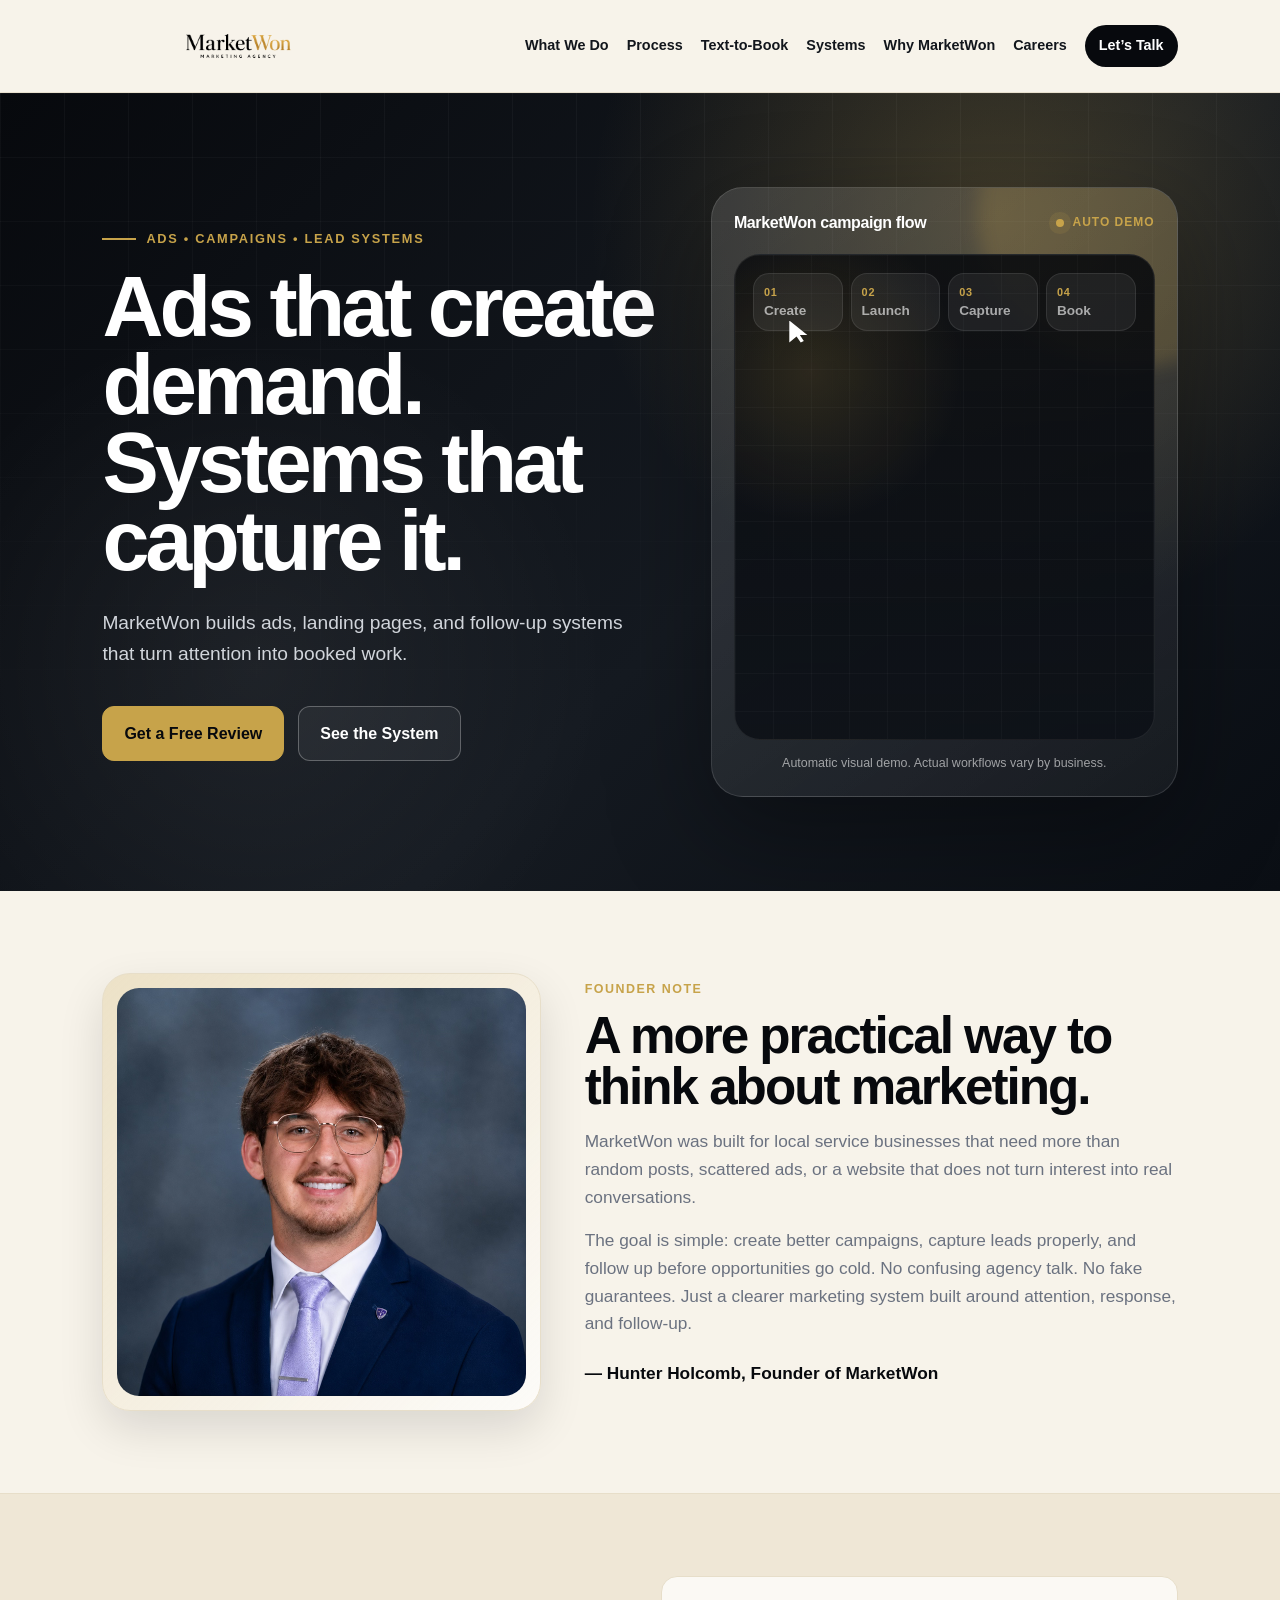
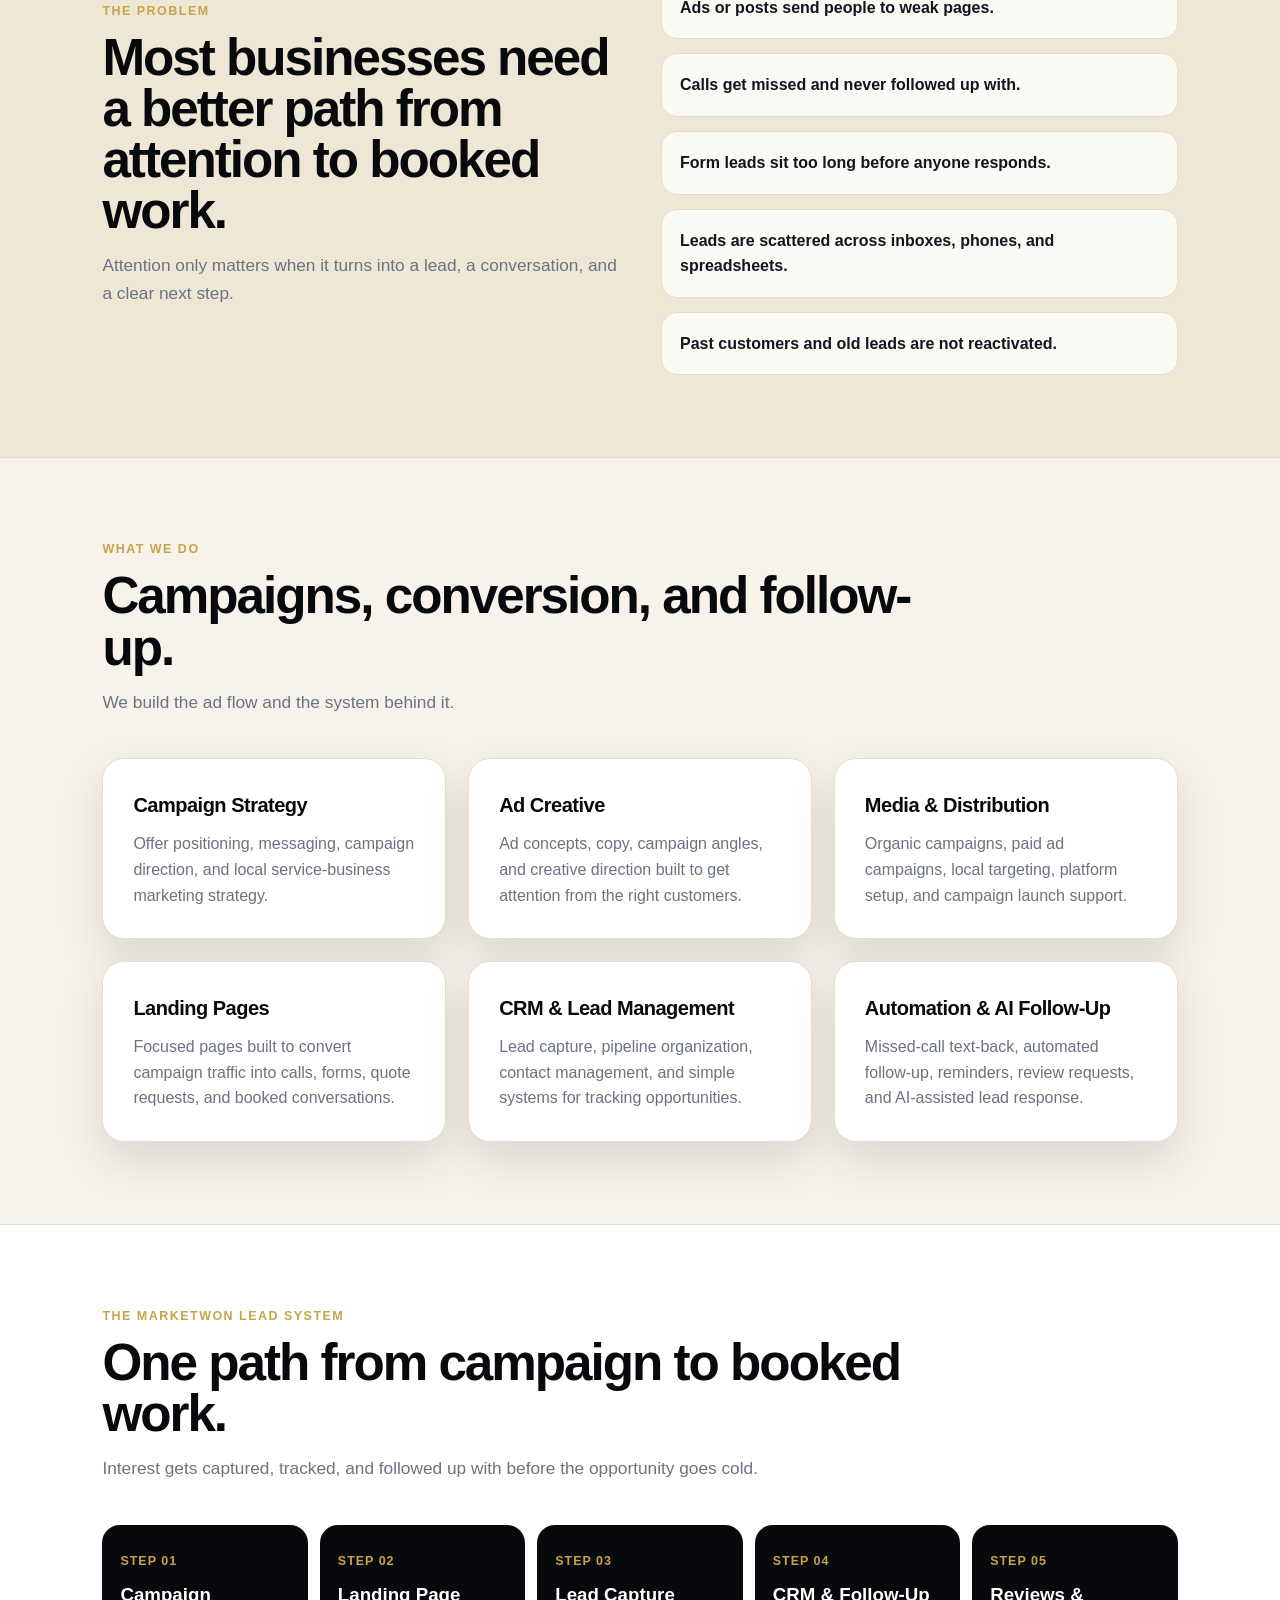
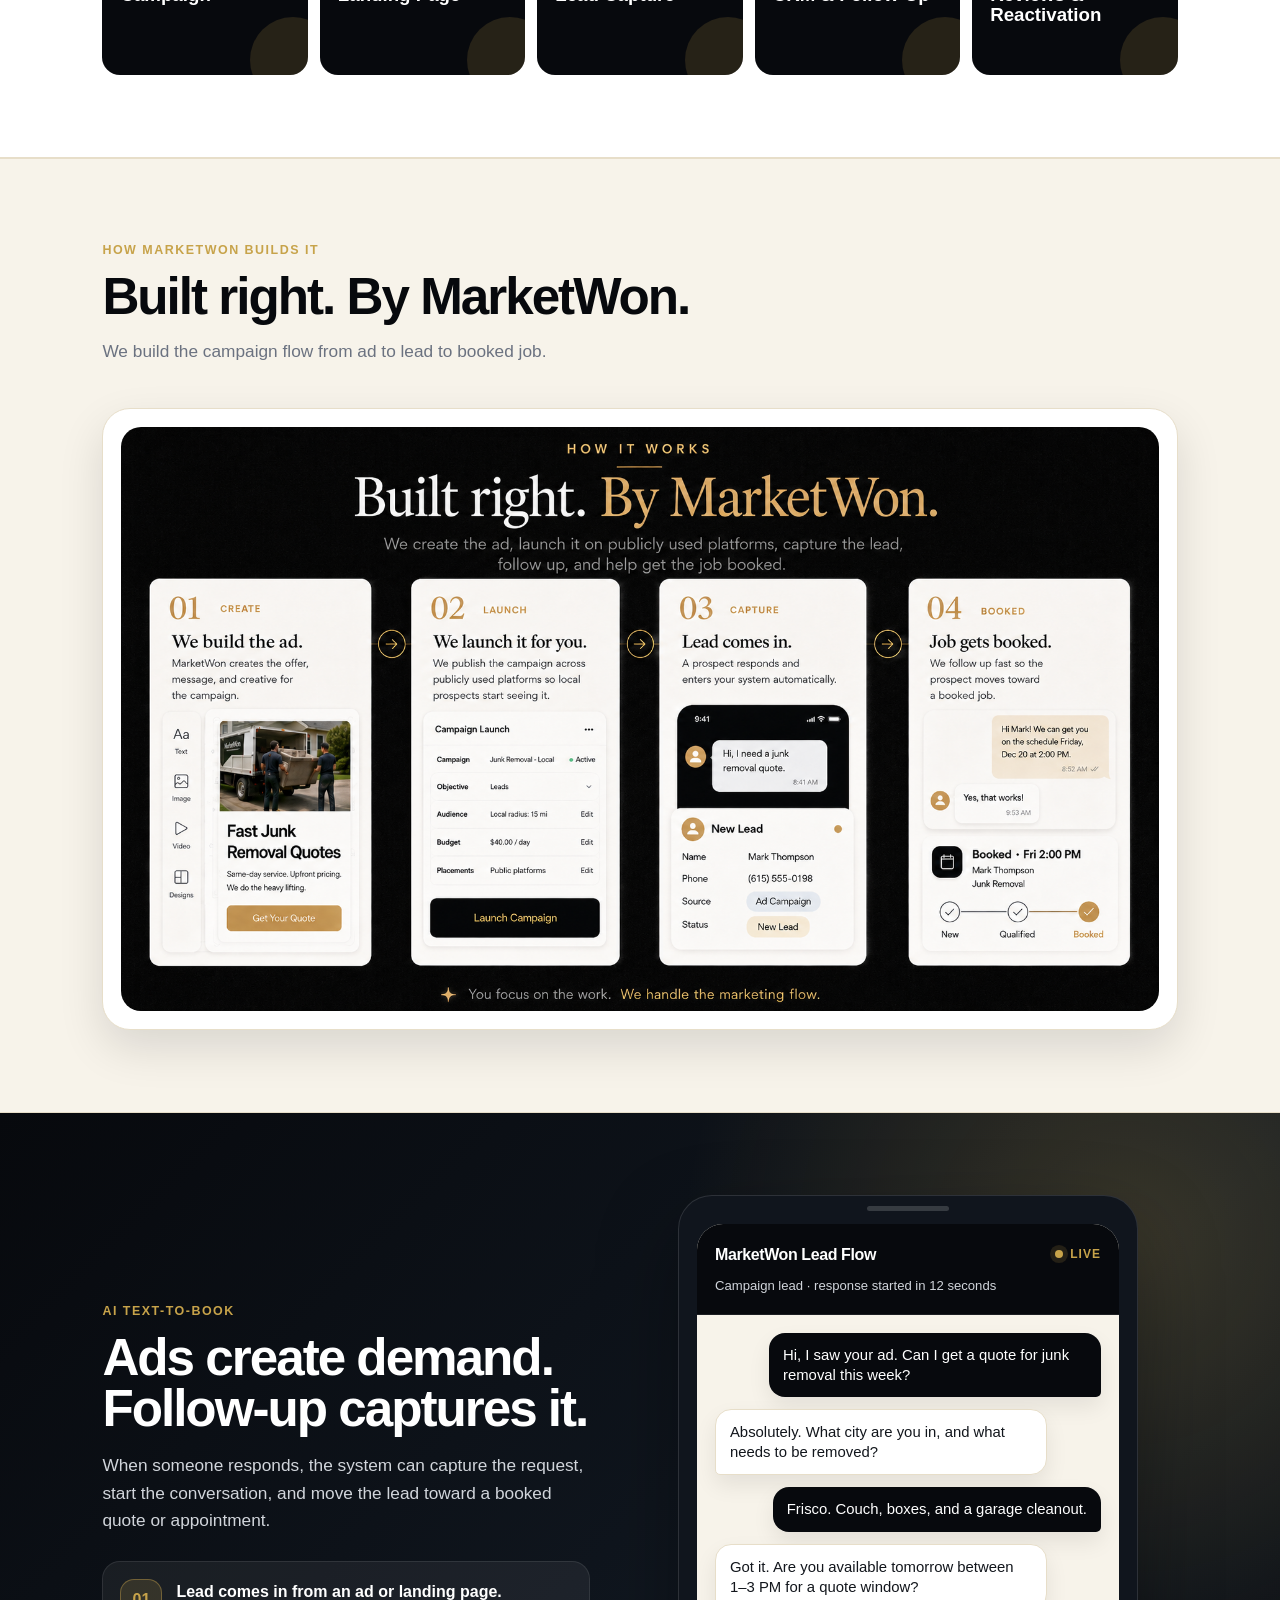
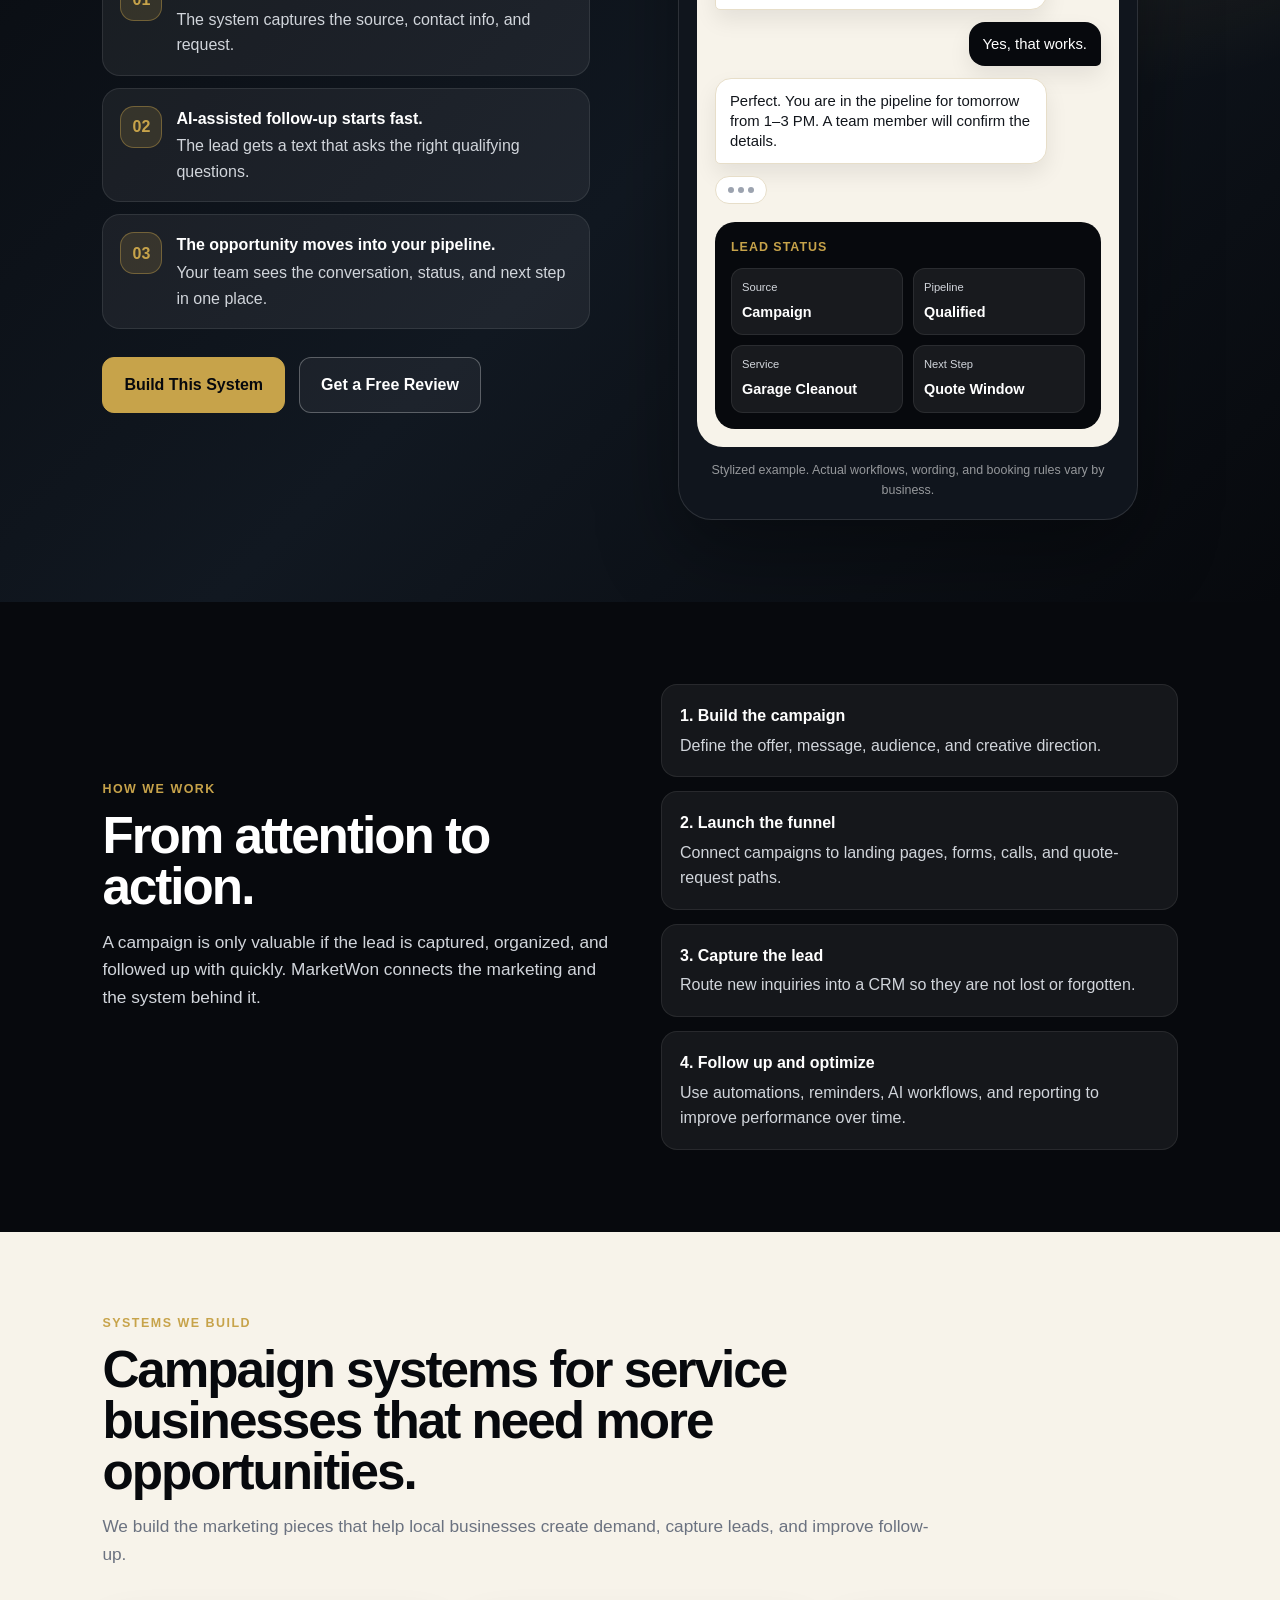
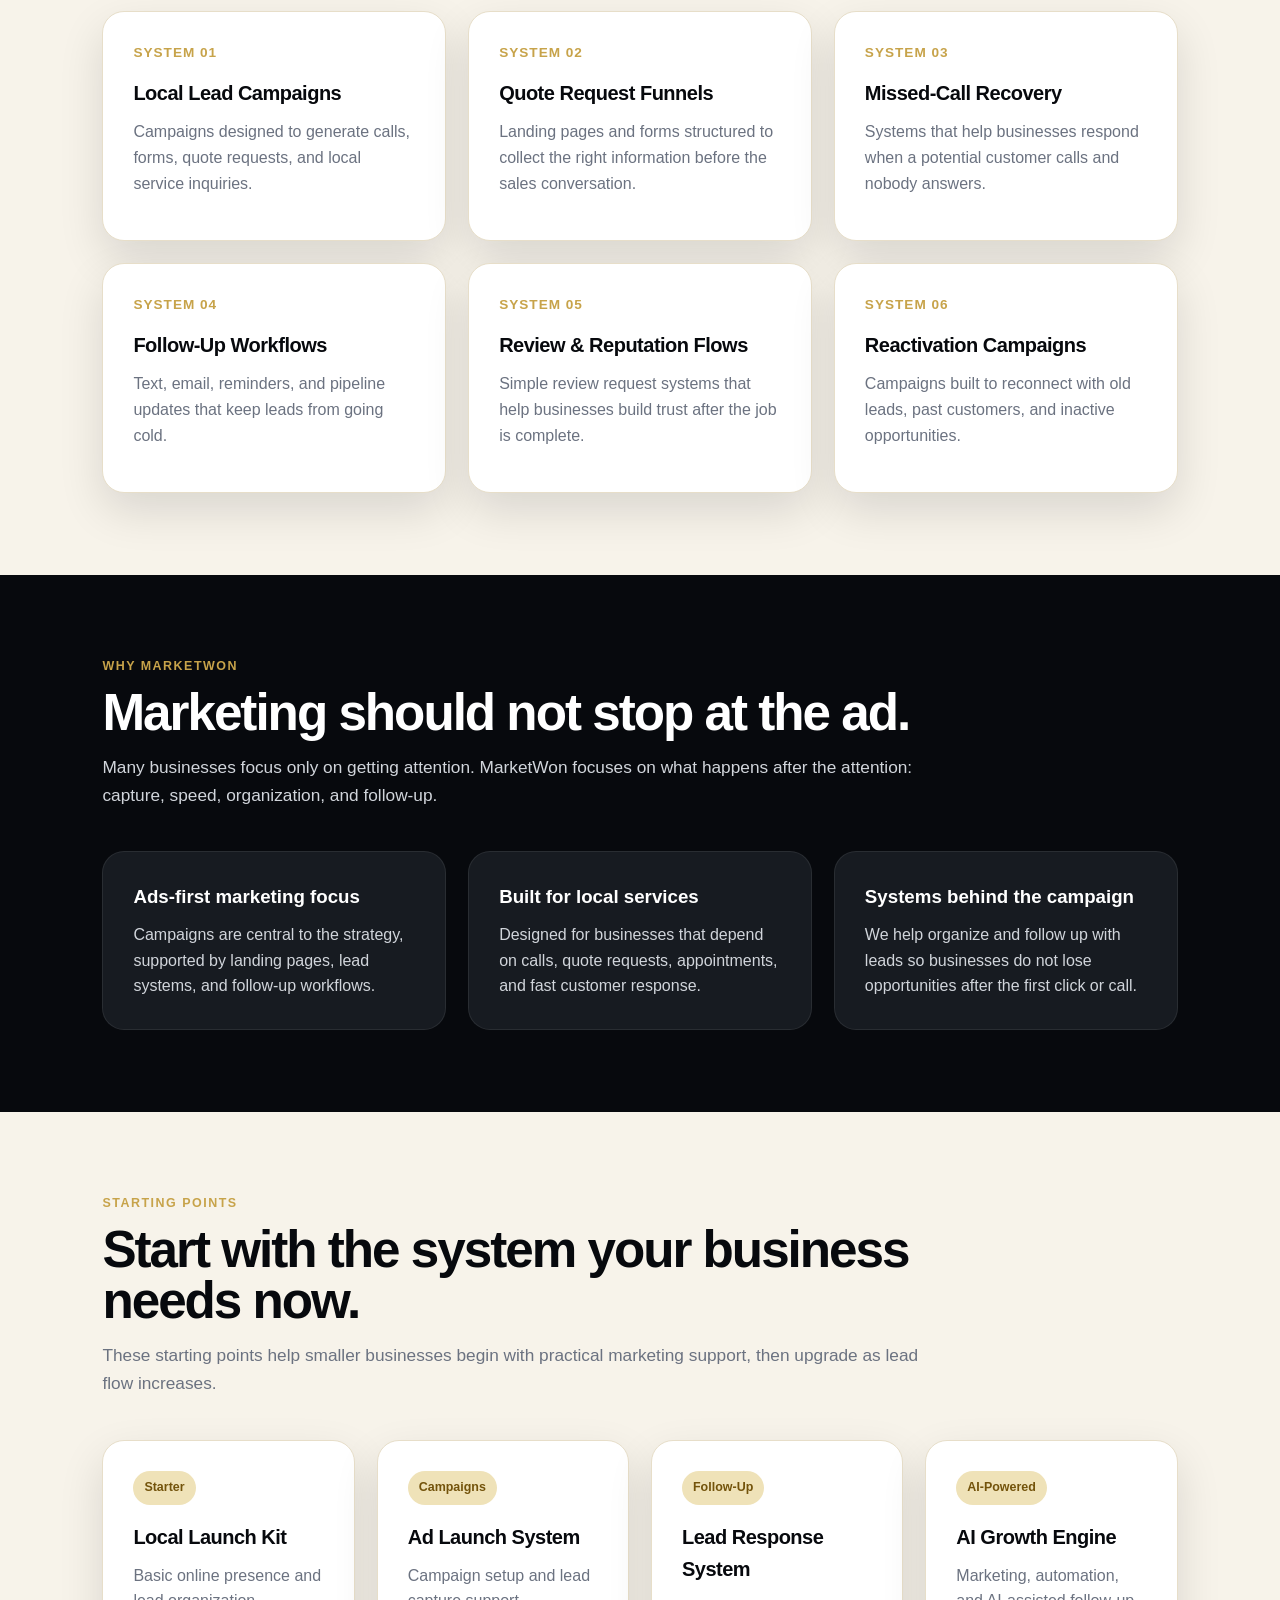
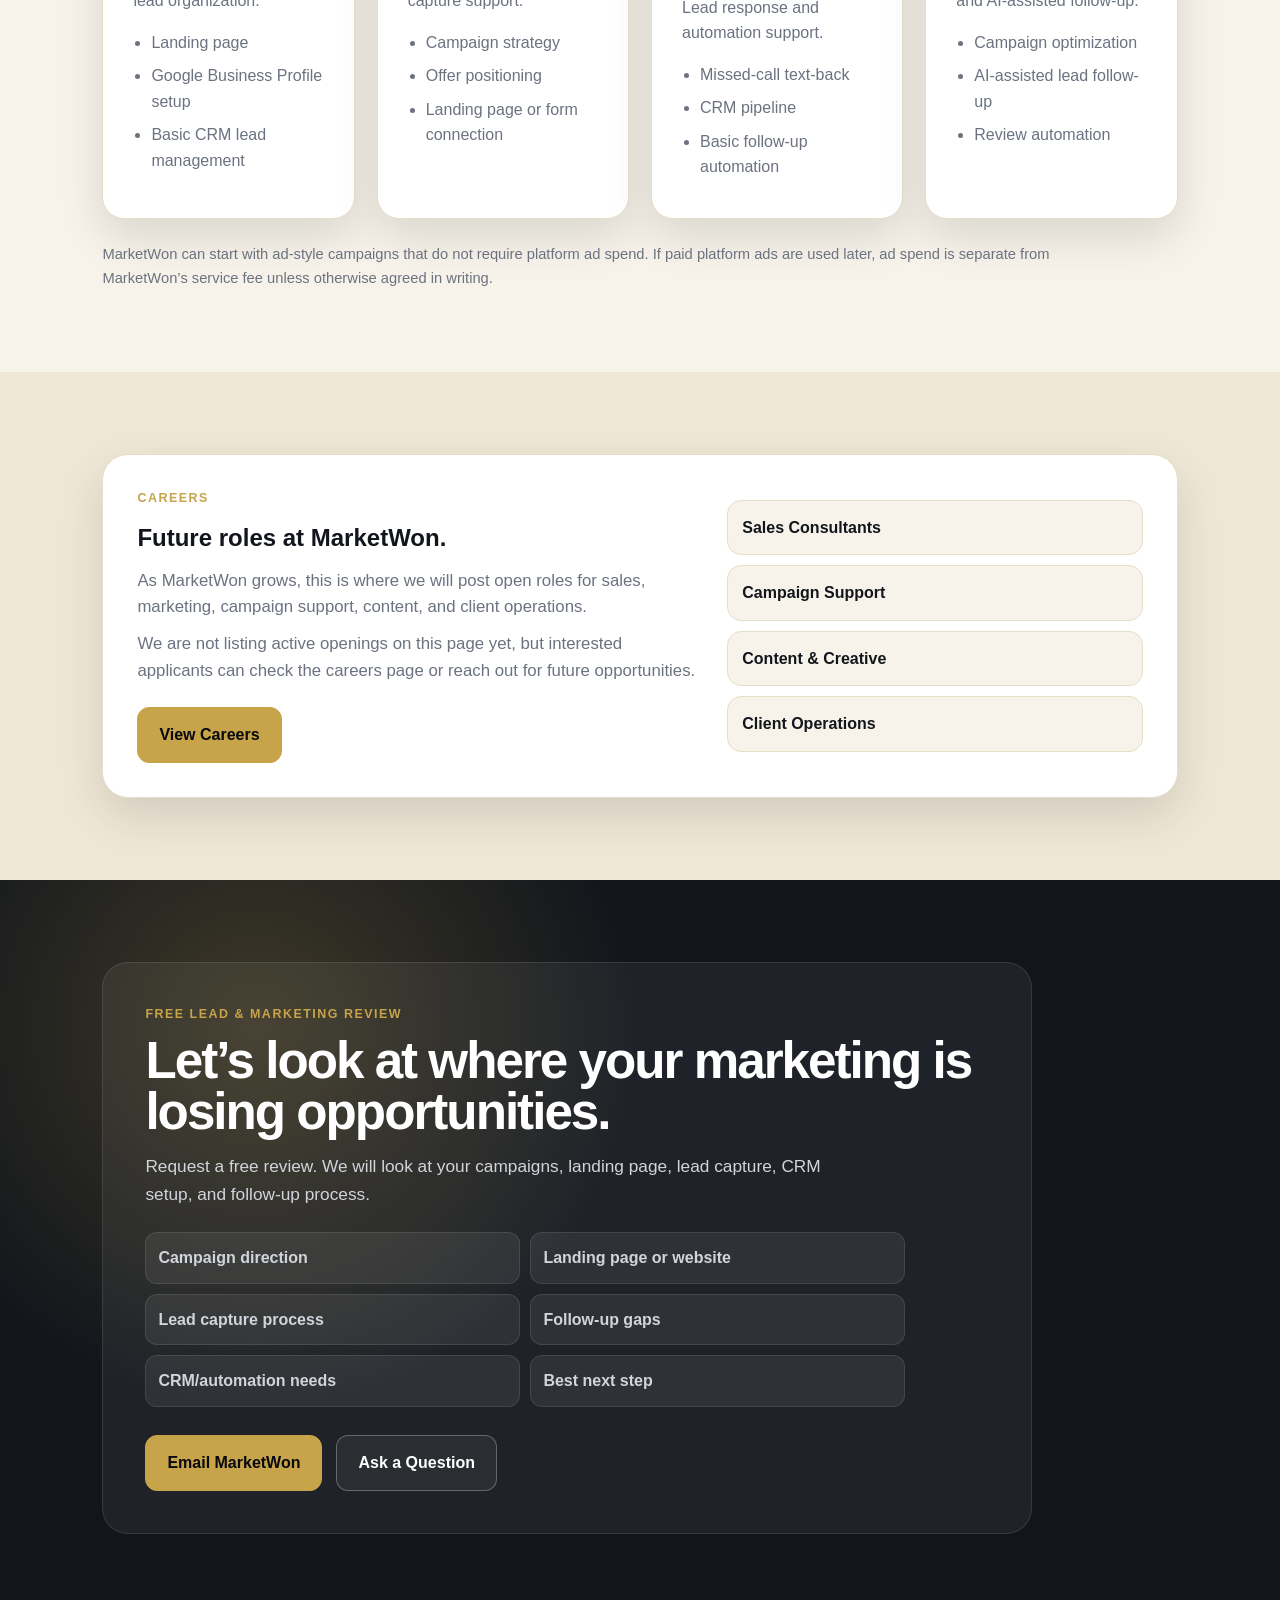
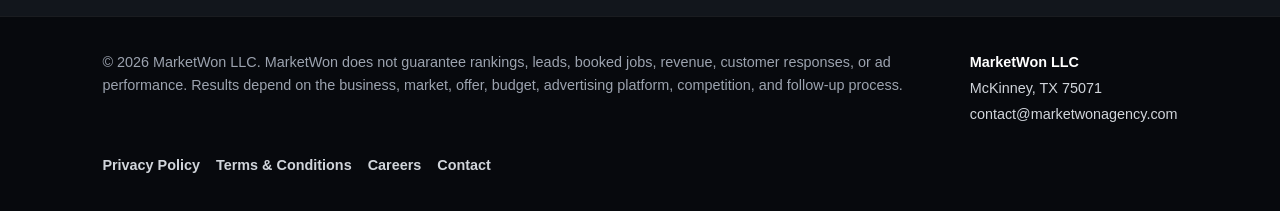
<file: index.html>
<!DOCTYPE html>
<html lang="en">
<head>
  <meta charset="UTF-8" />
  <meta name="viewport" content="width=device-width, initial-scale=1.0" />

  <title>MarketWon Agency | Ads, Marketing & Lead Systems</title>
  <meta name="description" content="MarketWon is a marketing company that helps local service businesses build ad campaigns, landing pages, CRM systems, and follow-up workflows that turn attention into real opportunities." />
  <link rel="icon" href="marketwon-mark.svg" type="image/svg+xml" />

  <style>
    :root {
      --black: #07090D;
      --charcoal: #12161C;
      --cream: #F7F3EA;
      --cream-deep: #EFE7D6;
      --white: #FFFFFF;
      --gold: #C7A34A;
      --gold-soft: #EFE2B8;
      --muted: #6B7280;
      --light-muted: #D1D5DB;
      --border: #E7DEC9;
      --card: #FFFFFF;
      --dark-card: #171B21;
      --shadow: rgba(7, 9, 13, 0.12);
    }

    * {
      box-sizing: border-box;
      margin: 0;
      padding: 0;
    }

    html {
      scroll-behavior: smooth;
    }

    body {
      font-family: Arial, Helvetica, sans-serif;
      background: var(--cream);
      color: var(--charcoal);
      line-height: 1.6;
    }

    img {
      max-width: 100%;
    }

    header {
      background: rgba(247, 243, 234, 0.94);
      border-bottom: 1px solid rgba(231, 222, 201, 0.8);
      padding: 5px 8%;
      display: flex;
      align-items: center;
      justify-content: space-between;
      position: sticky;
      top: 0;
      z-index: 50;
      backdrop-filter: blur(12px);
      min-height: 58px;
    }

    .brand {
      display: flex;
      align-items: center;
      gap: 12px;
      text-decoration: none;
      color: var(--black);
      line-height: 0;
    }

    .site-logo {
      width: 270px;
      max-height: 82px;
      height: auto;
      display: block;
      object-fit: contain;
    }

    .brand-mark {
      width: 42px;
      height: 42px;
      border-radius: 14px;
      display: grid;
      place-items: center;
      background: var(--black);
      color: var(--gold);
      font-weight: 900;
      letter-spacing: -1px;
      border: 1px solid rgba(199, 163, 74, 0.55);
      box-shadow: 0 10px 24px rgba(7, 9, 13, 0.16);
    }

    .logo {
      font-size: 1.52rem;
      font-weight: 900;
      letter-spacing: -0.7px;
      color: var(--black);
      line-height: 1;
    }

    .logo span {
      color: var(--gold);
    }

    .brand-subline {
      display: block;
      color: var(--muted);
      font-size: 0.72rem;
      font-weight: 800;
      letter-spacing: 0.9px;
      text-transform: uppercase;
      margin-top: 4px;
    }

    nav {
      display: flex;
      align-items: center;
      gap: 18px;
      flex-wrap: wrap;
    }

    nav a {
      text-decoration: none;
      font-size: 0.9rem;
      font-weight: 800;
      color: var(--charcoal);
      transition: 0.2s ease;
    }

    nav a:hover {
      color: var(--gold);
    }

    .nav-cta {
      background: var(--black);
      color: var(--white);
      padding: 9px 14px;
      border-radius: 999px;
    }

    .nav-cta:hover {
      color: var(--black);
      background: var(--gold);
    }

    .hero {
      min-height: 88vh;
      padding: 94px 8%;
      display: flex;
      align-items: center;
      background:
        radial-gradient(circle at 78% 16%, rgba(199, 163, 74, 0.25), transparent 34%),
        radial-gradient(circle at 20% 72%, rgba(255, 255, 255, 0.06), transparent 30%),
        linear-gradient(135deg, #07090D 0%, #151A21 58%, #0A0E14 100%);
      color: var(--white);
      overflow: hidden;
      position: relative;
    }

    .hero::before {
      content: "";
      position: absolute;
      inset: 0;
      background-image:
        linear-gradient(rgba(255, 255, 255, 0.035) 1px, transparent 1px),
        linear-gradient(90deg, rgba(255, 255, 255, 0.035) 1px, transparent 1px);
      background-size: 64px 64px;
      mask-image: linear-gradient(to bottom, black, transparent 88%);
      pointer-events: none;
    }

    .hero-grid {
      width: 100%;
      display: grid;
      grid-template-columns: minmax(0, 0.92fr) minmax(430px, 0.78fr);
      gap: 58px;
      align-items: center;
      position: relative;
      z-index: 1;
    }

    .hero-inner {
      max-width: 860px;
    }

    .eyebrow {
      display: inline-flex;
      align-items: center;
      gap: 10px;
      color: var(--gold);
      font-size: 0.8rem;
      font-weight: 900;
      letter-spacing: 1.7px;
      text-transform: uppercase;
      margin-bottom: 20px;
    }

    .eyebrow::before {
      content: "";
      width: 34px;
      height: 2px;
      background: var(--gold);
      display: inline-block;
    }

    h1 {
      max-width: 880px;
      font-size: clamp(3rem, 6.6vw, 6.2rem);
      line-height: 0.92;
      letter-spacing: -4px;
      margin-bottom: 28px;
    }

    .hero p {
      max-width: 690px;
      color: var(--light-muted);
      font-size: 1.2rem;
      margin-bottom: 36px;
    }

    .hero-proof {
      display: flex;
      gap: 10px;
      flex-wrap: wrap;
      margin-top: 24px;
    }

    .proof-pill {
      border: 1px solid rgba(255, 255, 255, 0.13);
      background: rgba(255, 255, 255, 0.06);
      color: rgba(255, 255, 255, 0.82);
      border-radius: 999px;
      padding: 9px 12px;
      font-size: 0.82rem;
      font-weight: 800;
    }

    .buttons {
      display: flex;
      gap: 14px;
      flex-wrap: wrap;
    }

    .btn {
      display: inline-block;
      text-decoration: none;
      font-weight: 900;
      padding: 14px 21px;
      border-radius: 12px;
      transition: 0.2s ease;
    }

    .btn:hover {
      transform: translateY(-2px);
    }

    .btn-primary {
      background: var(--gold);
      color: var(--black);
      border: 1px solid var(--gold);
    }

    .btn-secondary {
      color: var(--white);
      border: 1px solid rgba(255, 255, 255, 0.28);
      background: rgba(255, 255, 255, 0.05);
    }

    .btn-dark {
      background: var(--black);
      color: var(--white);
      border: 1px solid var(--black);
    }

    .hero-visual {
      width: min(100%, 560px);
      justify-self: end;
      position: relative;
    }

    .campaign-video {
      position: relative;
      width: 100%;
      border-radius: 32px;
      padding: 22px;
      background: linear-gradient(145deg, rgba(255, 255, 255, 0.13), rgba(255, 255, 255, 0.045));
      border: 1px solid rgba(255, 255, 255, 0.13);
      box-shadow: 0 34px 100px rgba(0, 0, 0, 0.34);
      overflow: hidden;
    }

    .campaign-video::before {
      content: "";
      position: absolute;
      width: 310px;
      height: 310px;
      border-radius: 50%;
      background: rgba(199, 163, 74, 0.19);
      filter: blur(9px);
      top: -130px;
      right: -110px;
      animation: floatGlow 8s ease-in-out infinite alternate;
    }

    .campaign-topbar {
      position: relative;
      z-index: 2;
      display: flex;
      justify-content: space-between;
      align-items: center;
      margin-bottom: 18px;
    }

    .campaign-label {
      color: var(--white);
      font-weight: 900;
      letter-spacing: -0.4px;
    }

    .campaign-live {
      display: inline-flex;
      align-items: center;
      gap: 8px;
      color: var(--gold);
      font-size: 0.75rem;
      font-weight: 900;
      text-transform: uppercase;
      letter-spacing: 1px;
    }

    .campaign-live::before {
      content: "";
      width: 8px;
      height: 8px;
      border-radius: 50%;
      background: var(--gold);
      box-shadow: 0 0 0 7px rgba(199, 163, 74, 0.12);
      animation: pulseDot 1.6s ease-in-out infinite;
    }

    .campaign-stage {
      position: relative;
      z-index: 2;
      min-height: 486px;
      border-radius: 26px;
      background:
        radial-gradient(circle at 18% 24%, rgba(199, 163, 74, 0.16), transparent 30%),
        linear-gradient(180deg, rgba(7, 9, 13, 0.88), rgba(14, 18, 24, 0.94));
      border: 1px solid rgba(255, 255, 255, 0.08);
      overflow: hidden;
      padding: 18px;
    }

    .stage-grid {
      position: absolute;
      inset: 0;
      background-image:
        linear-gradient(rgba(255, 255, 255, 0.035) 1px, transparent 1px),
        linear-gradient(90deg, rgba(255, 255, 255, 0.035) 1px, transparent 1px);
      background-size: 38px 38px;
      opacity: 0.8;
      pointer-events: none;
    }

    .step-track {
      position: relative;
      z-index: 3;
      display: grid;
      grid-template-columns: repeat(4, 1fr);
      gap: 8px;
      margin-bottom: 18px;
    }

    .step-tab {
      min-height: 58px;
      border-radius: 16px;
      padding: 10px;
      background: rgba(255, 255, 255, 0.065);
      border: 1px solid rgba(255, 255, 255, 0.09);
      color: rgba(255, 255, 255, 0.62);
      overflow: hidden;
      position: relative;
      transition: 0.2s ease;
    }

    .step-tab::before {
      content: "";
      position: absolute;
      inset: 0;
      background: linear-gradient(135deg, rgba(199, 163, 74, 0.22), rgba(255, 255, 255, 0));
      opacity: 0;
    }

    .step-tab span {
      display: block;
      color: var(--gold);
      font-size: 0.68rem;
      font-weight: 900;
      letter-spacing: 0.8px;
      text-transform: uppercase;
      margin-bottom: 3px;
      position: relative;
      z-index: 1;
    }

    .step-tab strong {
      display: block;
      color: inherit;
      font-size: 0.85rem;
      line-height: 1.1;
      position: relative;
      z-index: 1;
    }

    .step-tab:nth-child(1) { animation: tabOne 12s linear infinite; }
    .step-tab:nth-child(2) { animation: tabTwo 12s linear infinite; }
    .step-tab:nth-child(3) { animation: tabThree 12s linear infinite; }
    .step-tab:nth-child(4) { animation: tabFour 12s linear infinite; }
    .step-tab:nth-child(1)::before { animation: tabGlowOne 12s linear infinite; }
    .step-tab:nth-child(2)::before { animation: tabGlowTwo 12s linear infinite; }
    .step-tab:nth-child(3)::before { animation: tabGlowThree 12s linear infinite; }
    .step-tab:nth-child(4)::before { animation: tabGlowFour 12s linear infinite; }

    .scene-stack {
      position: relative;
      z-index: 2;
      height: 350px;
    }

    .demo-scene {
      position: absolute;
      inset: 0;
      border-radius: 22px;
      background: rgba(255, 255, 255, 0.055);
      border: 1px solid rgba(255, 255, 255, 0.09);
      padding: 18px;
      opacity: 0;
      transform: translateY(12px) scale(0.985);
      overflow: hidden;
    }

    .demo-scene h3 {
      color: var(--white);
      font-size: 1.15rem;
      line-height: 1.1;
      margin-bottom: 6px;
    }

    .demo-scene p {
      color: var(--light-muted);
      font-size: 0.84rem;
      line-height: 1.35;
      max-width: 360px;
      margin-bottom: 16px;
    }

    .demo-scene:nth-child(1) { animation: sceneOne 12s linear infinite; }
    .demo-scene:nth-child(2) { animation: sceneTwo 12s linear infinite; }
    .demo-scene:nth-child(3) { animation: sceneThree 12s linear infinite; }
    .demo-scene:nth-child(4) { animation: sceneFour 12s linear infinite; }

    .ad-editor {
      display: grid;
      grid-template-columns: 0.76fr 1fr;
      gap: 14px;
      align-items: stretch;
    }

    .editor-tools {
      display: grid;
      gap: 9px;
    }

    .tool-line,
    .dash-line {
      height: 42px;
      border-radius: 12px;
      background: rgba(255, 255, 255, 0.08);
      border: 1px solid rgba(255, 255, 255, 0.08);
      position: relative;
      overflow: hidden;
    }

    .tool-line::after,
    .dash-line::after {
      content: "";
      position: absolute;
      height: 100%;
      width: 42%;
      left: -42%;
      top: 0;
      background: linear-gradient(90deg, transparent, rgba(199, 163, 74, 0.32), transparent);
      animation: shimmer 2.2s ease-in-out infinite;
    }

    .mini-ad {
      background: var(--cream);
      color: var(--charcoal);
      border-radius: 18px;
      padding: 14px;
      box-shadow: 0 18px 50px rgba(0, 0, 0, 0.28);
    }

    .mini-ad-image {
      height: 104px;
      border-radius: 14px;
      background:
        linear-gradient(135deg, rgba(199, 163, 74, 0.7), rgba(7, 9, 13, 0.9)),
        repeating-linear-gradient(45deg, rgba(255,255,255,0.18) 0 10px, transparent 10px 20px);
      display: grid;
      place-items: center;
      color: var(--white);
      font-weight: 900;
      text-align: center;
      line-height: 1.1;
      margin-bottom: 12px;
    }

    .mini-ad strong {
      color: var(--black);
      display: block;
      line-height: 1.1;
      margin-bottom: 6px;
    }

    .mini-ad span {
      color: var(--muted);
      display: block;
      font-size: 0.76rem;
      margin-bottom: 10px;
    }

    .mini-ad-button {
      background: var(--black);
      color: var(--white);
      border-radius: 10px;
      padding: 9px 10px;
      text-align: center;
      font-size: 0.78rem;
      font-weight: 900;
    }

    .launch-dashboard {
      display: grid;
      gap: 12px;
    }

    .dash-card {
      background: rgba(255, 255, 255, 0.08);
      border: 1px solid rgba(255, 255, 255, 0.1);
      border-radius: 18px;
      padding: 14px;
    }

    .dash-row {
      display: flex;
      justify-content: space-between;
      gap: 14px;
      color: rgba(255, 255, 255, 0.8);
      font-size: 0.82rem;
      padding: 9px 0;
      border-bottom: 1px solid rgba(255, 255, 255, 0.08);
    }

    .dash-row:last-child {
      border-bottom: 0;
    }

    .dash-row b {
      color: var(--gold);
    }

    .launch-button {
      background: var(--gold);
      color: var(--black);
      border-radius: 14px;
      padding: 13px;
      text-align: center;
      font-weight: 900;
      animation: launchButtonPulse 1.8s ease-in-out infinite;
    }

    .lead-view {
      display: grid;
      grid-template-columns: 0.95fr 1.05fr;
      gap: 14px;
      align-items: start;
    }

    .phone-card {
      background: #090D13;
      border: 1px solid rgba(255, 255, 255, 0.1);
      border-radius: 24px;
      padding: 14px;
      min-height: 206px;
      box-shadow: 0 18px 50px rgba(0, 0, 0, 0.28);
    }

    .phone-top {
      height: 18px;
      display: flex;
      justify-content: space-between;
      color: rgba(255,255,255,0.55);
      font-size: 0.68rem;
      margin-bottom: 18px;
    }

    .message-bubble {
      background: var(--white);
      color: var(--black);
      border-radius: 16px 16px 16px 4px;
      padding: 12px;
      font-size: 0.86rem;
      line-height: 1.25;
    }

    .lead-card {
      background: rgba(247, 243, 234, 0.1);
      border: 1px solid rgba(199, 163, 74, 0.28);
      border-radius: 20px;
      padding: 16px;
    }

    .lead-card small,
    .calendar-card small {
      color: var(--gold);
      display: block;
      font-size: 0.72rem;
      font-weight: 900;
      letter-spacing: 0.8px;
      text-transform: uppercase;
      margin-bottom: 7px;
    }

    .lead-card strong,
    .calendar-card strong {
      color: var(--white);
      display: block;
      margin-bottom: 12px;
    }

    .lead-meta {
      display: grid;
      gap: 8px;
      color: var(--light-muted);
      font-size: 0.8rem;
    }

    .lead-meta span {
      display: flex;
      justify-content: space-between;
      gap: 12px;
      border-bottom: 1px solid rgba(255,255,255,0.08);
      padding-bottom: 7px;
    }

    .booked-view {
      display: grid;
      grid-template-columns: 1fr 1fr;
      gap: 14px;
      align-items: stretch;
    }

    .text-thread,
    .calendar-card {
      background: rgba(255, 255, 255, 0.08);
      border: 1px solid rgba(255, 255, 255, 0.1);
      border-radius: 20px;
      padding: 14px;
    }

    .reply {
      background: var(--white);
      color: var(--black);
      border-radius: 14px;
      padding: 10px;
      font-size: 0.78rem;
      margin-bottom: 10px;
    }

    .reply.gold {
      background: rgba(199, 163, 74, 0.92);
      color: var(--black);
      font-weight: 800;
    }

    .calendar-chip {
      background: var(--gold);
      color: var(--black);
      border-radius: 14px;
      padding: 13px;
      display: grid;
      grid-template-columns: 52px 1fr;
      gap: 12px;
      align-items: center;
      font-weight: 900;
    }

    .calendar-chip span {
      display: block;
      font-size: 0.68rem;
      text-transform: uppercase;
    }

    .calendar-chip b {
      display: block;
      font-size: 1.7rem;
      line-height: 1;
    }

    .auto-cursor {
      position: absolute;
      width: 22px;
      height: 22px;
      left: 13%;
      top: 66px;
      clip-path: polygon(0 0, 0 100%, 33% 72%, 52% 100%, 66% 93%, 48% 66%, 82% 66%);
      background: var(--white);
      box-shadow: 0 8px 20px rgba(0, 0, 0, 0.24);
      animation: cursorTabs 12s linear infinite;
      z-index: 5;
    }

    .auto-cursor::after {
      content: "";
      position: absolute;
      width: 34px;
      height: 34px;
      left: -9px;
      top: -9px;
      border-radius: 50%;
      border: 1px solid rgba(199, 163, 74, 0.75);
      animation: clickRing 3s ease-out infinite;
    }

    .video-caption {
      position: relative;
      z-index: 2;
      color: rgba(255, 255, 255, 0.58);
      font-size: 0.78rem;
      margin-top: 14px;
      text-align: center;
    }

    @keyframes floatGlow {
      0% { transform: translate3d(0, 0, 0) scale(1); }
      100% { transform: translate3d(-28px, 38px, 0) scale(1.12); }
    }

    @keyframes pulseDot {
      0%, 100% { transform: scale(1); opacity: 1; }
      50% { transform: scale(0.72); opacity: 0.65; }
    }

    @keyframes shimmer {
      0% { transform: translateX(0); }
      100% { transform: translateX(340%); }
    }

    @keyframes launchButtonPulse {
      0%, 100% { transform: translateY(0); box-shadow: 0 0 0 rgba(199, 163, 74, 0); }
      50% { transform: translateY(-2px); box-shadow: 0 0 0 8px rgba(199, 163, 74, 0.1); }
    }

    @keyframes sceneOne {
      0%, 23% { opacity: 1; transform: translateY(0) scale(1); }
      26%, 100% { opacity: 0; transform: translateY(12px) scale(0.985); }
    }

    @keyframes sceneTwo {
      0%, 24% { opacity: 0; transform: translateY(12px) scale(0.985); }
      27%, 48% { opacity: 1; transform: translateY(0) scale(1); }
      51%, 100% { opacity: 0; transform: translateY(12px) scale(0.985); }
    }

    @keyframes sceneThree {
      0%, 49% { opacity: 0; transform: translateY(12px) scale(0.985); }
      52%, 73% { opacity: 1; transform: translateY(0) scale(1); }
      76%, 100% { opacity: 0; transform: translateY(12px) scale(0.985); }
    }

    @keyframes sceneFour {
      0%, 74% { opacity: 0; transform: translateY(12px) scale(0.985); }
      77%, 100% { opacity: 1; transform: translateY(0) scale(1); }
    }

    @keyframes tabOne {
      0%, 23% { color: var(--white); border-color: rgba(199, 163, 74, 0.62); background: rgba(199, 163, 74, 0.12); }
      26%, 100% { color: rgba(255, 255, 255, 0.62); }
    }

    @keyframes tabTwo {
      0%, 24%, 51%, 100% { color: rgba(255, 255, 255, 0.62); }
      27%, 48% { color: var(--white); border-color: rgba(199, 163, 74, 0.62); background: rgba(199, 163, 74, 0.12); }
    }

    @keyframes tabThree {
      0%, 49%, 76%, 100% { color: rgba(255, 255, 255, 0.62); }
      52%, 73% { color: var(--white); border-color: rgba(199, 163, 74, 0.62); background: rgba(199, 163, 74, 0.12); }
    }

    @keyframes tabFour {
      0%, 74% { color: rgba(255, 255, 255, 0.62); }
      77%, 100% { color: var(--white); border-color: rgba(199, 163, 74, 0.62); background: rgba(199, 163, 74, 0.12); }
    }

    @keyframes tabGlowOne {
      0%, 23% { opacity: 1; }
      26%, 100% { opacity: 0; }
    }

    @keyframes tabGlowTwo {
      0%, 24%, 51%, 100% { opacity: 0; }
      27%, 48% { opacity: 1; }
    }

    @keyframes tabGlowThree {
      0%, 49%, 76%, 100% { opacity: 0; }
      52%, 73% { opacity: 1; }
    }

    @keyframes tabGlowFour {
      0%, 74% { opacity: 0; }
      77%, 100% { opacity: 1; }
    }

    @keyframes cursorTabs {
      0%, 12% { left: 12%; top: 67px; opacity: 1; }
      25%, 37% { left: 36%; top: 67px; opacity: 1; }
      50%, 62% { left: 60%; top: 67px; opacity: 1; }
      75%, 92% { left: 84%; top: 67px; opacity: 1; }
      100% { left: 12%; top: 67px; opacity: 1; }
    }

    @keyframes clickRing {
      0%, 72%, 100% { transform: scale(0.75); opacity: 0; }
      8% { transform: scale(1); opacity: 1; }
      22% { transform: scale(1.55); opacity: 0; }
    }

    .process-visual-section {
      background: var(--cream);
      border-top: 1px solid var(--border);
      border-bottom: 1px solid var(--border);
    }

    .process-visual-card {
      background: var(--white);
      border: 1px solid var(--border);
      border-radius: 28px;
      padding: 18px;
      box-shadow: 0 18px 45px var(--shadow);
      overflow: hidden;
    }

    .process-visual-card img {
      display: block;
      width: 100%;
      border-radius: 20px;
    }

    section {
      padding: 82px 8%;
    }

    .section-header {
      max-width: 840px;
      margin-bottom: 42px;
    }

    .section-label {
      color: var(--gold);
      text-transform: uppercase;
      font-size: 0.78rem;
      font-weight: 900;
      letter-spacing: 1.5px;
      margin-bottom: 10px;
    }

    .section-header h2,
    .founder-copy h2,
    .contact-box h2 {
      color: var(--black);
      font-size: clamp(2.1rem, 4vw, 3.5rem);
      line-height: 1;
      letter-spacing: -2px;
      margin-bottom: 16px;
    }

    .section-header p {
      color: var(--muted);
      font-size: 1.08rem;
    }

    .grid-3 {
      display: grid;
      grid-template-columns: repeat(3, 1fr);
      gap: 22px;
    }

    .grid-4 {
      display: grid;
      grid-template-columns: repeat(4, 1fr);
      gap: 22px;
    }

    .card {
      background: var(--card);
      border: 1px solid var(--border);
      border-radius: 22px;
      padding: 30px;
      box-shadow: 0 18px 45px var(--shadow);
      transition: 0.2s ease;
    }

    .card:hover {
      transform: translateY(-4px);
      box-shadow: 0 24px 55px rgba(7, 9, 13, 0.16);
    }

    .card h3 {
      color: var(--black);
      font-size: 1.25rem;
      margin-bottom: 10px;
      letter-spacing: -0.5px;
    }

    .card p {
      color: var(--muted);
    }

    .founder-note {
      background: var(--cream);
    }

    .founder-grid {
      display: grid;
      grid-template-columns: 0.85fr 1.15fr;
      gap: 44px;
      align-items: center;
    }

    .founder-image-wrap {
      background:
        linear-gradient(135deg, rgba(199, 163, 74, 0.22), rgba(255, 255, 255, 0.7));
      border: 1px solid var(--border);
      border-radius: 28px;
      padding: 14px;
      box-shadow: 0 18px 45px var(--shadow);
    }

    .founder-image {
      width: 100%;
      display: block;
      border-radius: 22px;
    }

    .founder-copy {
      max-width: 780px;
    }

    .founder-copy p {
      color: var(--muted);
      font-size: 1.08rem;
      margin-bottom: 16px;
    }

    .founder-signature {
      color: var(--black) !important;
      font-weight: 900;
      margin-top: 22px;
    }

    .problem {
      background: var(--cream-deep);
      border-top: 1px solid var(--border);
      border-bottom: 1px solid var(--border);
    }

    .problem-list {
      display: grid;
      gap: 14px;
    }

    .problem-item {
      background: rgba(255, 255, 255, 0.74);
      border: 1px solid var(--border);
      border-radius: 16px;
      padding: 18px;
      font-weight: 800;
      color: var(--charcoal);
    }

    .dark-section {
      background: var(--black);
      color: var(--white);
    }

    .dark-section .section-header h2 {
      color: var(--white);
    }

    .dark-section .section-header p {
      color: var(--light-muted);
    }

    .dark-card {
      background: var(--dark-card);
      border: 1px solid rgba(255, 255, 255, 0.08);
      border-radius: 22px;
      padding: 30px;
      transition: 0.2s ease;
    }

    .dark-card:hover {
      transform: translateY(-4px);
      border-color: rgba(199, 163, 74, 0.32);
    }

    .dark-card h3 {
      color: var(--white);
      margin-bottom: 10px;
    }

    .dark-card p {
      color: var(--light-muted);
    }

    .split {
      display: grid;
      grid-template-columns: 1fr 1fr;
      gap: 42px;
      align-items: center;
    }

    .feature-list {
      display: grid;
      gap: 14px;
    }

    .feature {
      background: rgba(255, 255, 255, 0.06);
      border: 1px solid rgba(255, 255, 255, 0.08);
      border-radius: 16px;
      padding: 18px;
    }

    .feature strong {
      display: block;
      margin-bottom: 4px;
      color: var(--white);
    }

    .feature span {
      color: var(--light-muted);
    }

    .lead-system {
      background: var(--white);
      border-top: 1px solid var(--border);
      border-bottom: 1px solid var(--border);
    }

    .pathway {
      display: grid;
      grid-template-columns: repeat(5, 1fr);
      gap: 12px;
      margin-top: 16px;
    }

    .path-step {
      background: var(--black);
      color: var(--white);
      border-radius: 18px;
      padding: 22px 18px;
      min-height: 150px;
      position: relative;
      overflow: hidden;
    }

    .path-step::after {
      content: "";
      position: absolute;
      width: 86px;
      height: 86px;
      border-radius: 50%;
      background: rgba(199, 163, 74, 0.16);
      right: -28px;
      bottom: -28px;
    }

    .path-step span {
      color: var(--gold);
      font-size: 0.78rem;
      font-weight: 900;
      text-transform: uppercase;
      letter-spacing: 1px;
    }

    .path-step h3 {
      margin-top: 12px;
      line-height: 1.1;
      position: relative;
      z-index: 1;
    }



    .ai-booking {
      background:
        radial-gradient(circle at 88% 12%, rgba(199, 163, 74, 0.22), transparent 30%),
        linear-gradient(135deg, #07090D 0%, #111821 55%, #07090D 100%);
      color: var(--white);
      position: relative;
      overflow: hidden;
    }

    .ai-booking-grid {
      display: grid;
      grid-template-columns: 0.95fr 1.05fr;
      gap: 48px;
      align-items: center;
    }

    .ai-booking h2 {
      color: var(--white);
      font-size: clamp(2.2rem, 4vw, 3.7rem);
      line-height: 1;
      letter-spacing: -2px;
      margin-bottom: 18px;
      max-width: 760px;
    }

    .ai-booking p {
      color: var(--light-muted);
      font-size: 1.08rem;
      max-width: 720px;
      margin-bottom: 22px;
    }

    .booking-steps {
      display: grid;
      gap: 12px;
      margin: 26px 0 28px;
      max-width: 720px;
    }

    .booking-step {
      display: grid;
      grid-template-columns: 42px 1fr;
      gap: 14px;
      align-items: start;
      background: rgba(255, 255, 255, 0.06);
      border: 1px solid rgba(255, 255, 255, 0.09);
      border-radius: 18px;
      padding: 17px;
    }

    .booking-step-number {
      width: 42px;
      height: 42px;
      border-radius: 14px;
      background: rgba(199, 163, 74, 0.16);
      border: 1px solid rgba(199, 163, 74, 0.42);
      color: var(--gold);
      display: grid;
      place-items: center;
      font-weight: 900;
    }

    .booking-step strong {
      display: block;
      color: var(--white);
      margin-bottom: 2px;
    }

    .booking-step span {
      color: var(--light-muted);
    }

    .phone-demo-wrap {
      display: flex;
      justify-content: center;
    }

    .phone-demo {
      width: min(100%, 460px);
      background: #10151D;
      border: 1px solid rgba(255, 255, 255, 0.12);
      border-radius: 34px;
      padding: 18px;
      box-shadow: 0 32px 80px rgba(0, 0, 0, 0.34);
      position: relative;
    }

    .phone-demo::before {
      content: "";
      position: absolute;
      top: 10px;
      left: 50%;
      transform: translateX(-50%);
      width: 82px;
      height: 5px;
      border-radius: 999px;
      background: rgba(255, 255, 255, 0.16);
    }

    .phone-screen {
      background: #F7F3EA;
      color: var(--charcoal);
      border-radius: 26px;
      overflow: hidden;
      margin-top: 10px;
    }

    .phone-header {
      background: var(--black);
      color: var(--white);
      padding: 18px;
      border-bottom: 1px solid rgba(255, 255, 255, 0.09);
    }

    .phone-header-top {
      display: flex;
      justify-content: space-between;
      align-items: center;
      gap: 12px;
      margin-bottom: 8px;
    }

    .phone-header-title {
      font-weight: 900;
      letter-spacing: -0.4px;
    }

    .live-dot {
      display: inline-flex;
      align-items: center;
      gap: 7px;
      color: var(--gold);
      font-size: 0.75rem;
      font-weight: 900;
      text-transform: uppercase;
      letter-spacing: 1px;
    }

    .live-dot::before {
      content: "";
      width: 8px;
      height: 8px;
      border-radius: 50%;
      background: var(--gold);
      box-shadow: 0 0 0 5px rgba(199, 163, 74, 0.15);
    }

    .phone-subtitle {
      color: var(--light-muted);
      font-size: 0.82rem;
    }

    .chat-area {
      padding: 18px;
      display: grid;
      gap: 12px;
    }

    .message {
      max-width: 86%;
      padding: 12px 14px;
      border-radius: 16px;
      font-size: 0.93rem;
      line-height: 1.35;
      box-shadow: 0 10px 22px rgba(7, 9, 13, 0.08);
    }

    .message.customer {
      justify-self: end;
      background: var(--black);
      color: var(--white);
      border-bottom-right-radius: 5px;
    }

    .message.ai {
      justify-self: start;
      background: var(--white);
      color: var(--charcoal);
      border: 1px solid var(--border);
      border-bottom-left-radius: 5px;
    }

    .typing-row {
      display: inline-flex;
      gap: 4px;
      align-items: center;
      background: var(--white);
      border: 1px solid var(--border);
      width: max-content;
      padding: 10px 12px;
      border-radius: 16px;
    }

    .typing-row span {
      width: 6px;
      height: 6px;
      border-radius: 50%;
      background: #9CA3AF;
      display: block;
    }

    .booking-summary {
      margin: 0 18px 18px;
      background: var(--black);
      color: var(--white);
      border-radius: 20px;
      padding: 16px;
    }

    .booking-summary-title {
      color: var(--gold);
      font-size: 0.78rem;
      font-weight: 900;
      text-transform: uppercase;
      letter-spacing: 1px;
      margin-bottom: 10px;
    }

    .summary-grid {
      display: grid;
      grid-template-columns: 1fr 1fr;
      gap: 10px;
    }

    .summary-item {
      background: rgba(255, 255, 255, 0.07);
      border: 1px solid rgba(255, 255, 255, 0.08);
      border-radius: 12px;
      padding: 10px;
    }

    .summary-item small {
      display: block;
      color: var(--light-muted);
      font-size: 0.7rem;
      margin-bottom: 2px;
    }

    .summary-item strong {
      color: var(--white);
      font-size: 0.9rem;
    }

    .demo-note {
      color: rgba(255, 255, 255, 0.56);
      font-size: 0.78rem;
      margin-top: 14px;
      text-align: center;
    }

    .system-card {
      min-height: 230px;
    }

    .system-card .number {
      color: var(--gold);
      font-size: 0.85rem;
      font-weight: 900;
      letter-spacing: 1px;
      text-transform: uppercase;
      margin-bottom: 14px;
    }

    .badge {
      display: inline-block;
      background: var(--gold-soft);
      color: #73530B;
      padding: 7px 11px;
      border-radius: 999px;
      font-size: 0.78rem;
      font-weight: 900;
      margin-bottom: 16px;
    }

    .package-card ul {
      margin-top: 16px;
      padding-left: 18px;
      color: var(--muted);
    }

    .package-card li {
      margin-bottom: 8px;
    }



    .careers-section {
      background: var(--cream-deep);
    }

    .careers-card {
      display: grid;
      grid-template-columns: 1.15fr 0.85fr;
      gap: 28px;
      align-items: center;
      background: var(--white);
      border: 1px solid var(--border);
      border-radius: 26px;
      padding: 34px;
      box-shadow: 0 18px 45px var(--shadow);
    }

    .careers-card p {
      color: var(--muted);
      font-size: 1.05rem;
      margin-top: 10px;
      max-width: 680px;
    }

    .careers-mini-list {
      display: grid;
      gap: 10px;
    }

    .careers-mini-list div {
      background: var(--cream);
      border: 1px solid var(--border);
      border-radius: 14px;
      padding: 14px;
      color: var(--charcoal);
      font-weight: 800;
    }

    .contact {
      background:
        radial-gradient(circle at 20% 20%, rgba(199, 163, 74, 0.24), transparent 32%),
        var(--charcoal);
      color: var(--white);
    }

    .contact-box {
      max-width: 930px;
      background: rgba(255, 255, 255, 0.06);
      border: 1px solid rgba(255, 255, 255, 0.1);
      border-radius: 26px;
      padding: 42px;
    }

    .contact-box h2 {
      color: var(--white);
    }

    .contact-box p {
      color: var(--light-muted);
      max-width: 710px;
      margin-bottom: 24px;
      font-size: 1.08rem;
    }

    .review-list {
      display: grid;
      grid-template-columns: repeat(2, 1fr);
      gap: 10px;
      margin: 22px 0 28px;
      max-width: 760px;
    }

    .review-list div {
      background: rgba(255, 255, 255, 0.07);
      border: 1px solid rgba(255, 255, 255, 0.1);
      border-radius: 12px;
      padding: 12px;
      color: var(--light-muted);
      font-weight: 700;
    }

    .small-note {
      margin-top: 24px;
      color: var(--muted);
      font-size: 0.92rem;
      max-width: 950px;
    }

    footer {
      background: var(--black);
      color: #9CA3AF;
      padding: 34px 8%;
      font-size: 0.9rem;
      border-top: 1px solid rgba(255, 255, 255, 0.08);
    }

    .footer-inner {
      display: flex;
      justify-content: space-between;
      gap: 28px;
      align-items: flex-start;
      flex-wrap: wrap;
    }

    .footer-copy {
      max-width: 820px;
    }

    .footer-links {
      display: flex;
      gap: 16px;
      flex-wrap: wrap;
      justify-content: flex-end;
    }

    .footer-links a {
      color: var(--light-muted);
      text-decoration: none;
      font-weight: 800;
    }

    .footer-links a:hover {
      color: var(--gold);
    }

    @media (prefers-reduced-motion: reduce) {
      *,
      *::before,
      *::after {
        animation-duration: 0.001ms !important;
        animation-iteration-count: 1 !important;
        scroll-behavior: auto !important;
      }
    }

    @media (max-width: 1150px) {
      .pathway {
        grid-template-columns: repeat(3, 1fr);
      }
    }

    @media (max-width: 1050px) {
      .grid-4 {
        grid-template-columns: repeat(2, 1fr);
      }

      .split,
      .founder-grid,
      .hero-grid {
        grid-template-columns: 1fr;
      }

      .hero-visual {
        justify-self: start;
        width: min(100%, 560px);
      }
    }

    @media (max-width: 850px) {
      header {
        flex-direction: column;
        align-items: flex-start;
        gap: 10px;
        padding: 8px 6%;
      }

      .site-logo {
        width: 158px;
        max-height: 46px;
        height: auto;
      }

      nav {
        gap: 14px;
      }

      .hero {
        min-height: auto;
        padding-top: 82px;
      }

      .hero-visual {
        width: 100%;
      }

      .campaign-stage {
        min-height: 610px;
      }

      .step-track,
      .ad-editor,
      .lead-view,
      .booked-view {
        grid-template-columns: 1fr;
      }

      .scene-stack {
        height: 455px;
      }

      .auto-cursor {
        display: none;
      }

      h1 {
        letter-spacing: -2.5px;
      }

      .grid-3,
      .grid-4,
      .pathway,
      .summary-grid,
      .review-list {
        grid-template-columns: 1fr;
      }

      .ai-booking-grid {
        grid-template-columns: 1fr;
      }

      .phone-demo {
        max-width: 430px;
      }

      .careers-card {
        grid-template-columns: 1fr;
        padding: 28px;
      }

      .footer-inner,
      .footer-links {
        justify-content: flex-start;
      }

      .contact-box {
        padding: 30px;
      }
    }
  </style>
</head>

<body>
  <header>
    <a class="brand" href="#top" aria-label="MarketWon homepage">
      <img src="MarketWon%20Agency%20Logo%20-%20Transparant.png" alt="MarketWon Marketing Agency" class="site-logo">
    </a>

    <nav>
      <a href="#what-we-do">What We Do</a>
      <a href="#lead-system">Process</a>
      <a href="#ai-booking">Text-to-Book</a>
      <a href="#systems">Systems</a>
      <a href="#why">Why MarketWon</a>
      <a href="#careers">Careers</a>
      <a class="nav-cta" href="#contact">Let’s Talk</a>
    </nav>
  </header>

  <main id="top">
    <section class="hero">
      <div class="hero-grid">
        <div class="hero-inner">
          <div class="eyebrow">Ads • Campaigns • Lead Systems</div>
          <h1>Ads that create demand. Systems that capture it.</h1>
          <p>
            MarketWon builds ads, landing pages, and follow-up systems that turn attention into booked work.
          </p>

          <div class="buttons">
            <a class="btn btn-primary" href="mailto:contact@marketwonagency.com?subject=Free Lead and Marketing Review Request">Get a Free Review</a>
            <a class="btn btn-secondary" href="#lead-system">See the System</a>
          </div>
        </div>

        <div class="hero-visual" aria-label="Animated MarketWon ad-to-booked-job workflow">
          <div class="campaign-video">
            <div class="campaign-topbar">
              <div class="campaign-label">MarketWon campaign flow</div>
              <div class="campaign-live">Auto demo</div>
            </div>

            <div class="campaign-stage">
              <div class="stage-grid"></div>

              <div class="step-track" aria-hidden="true">
                <div class="step-tab"><span>01</span><strong>Create</strong></div>
                <div class="step-tab"><span>02</span><strong>Launch</strong></div>
                <div class="step-tab"><span>03</span><strong>Capture</strong></div>
                <div class="step-tab"><span>04</span><strong>Book</strong></div>
              </div>

              <div class="scene-stack">
                <div class="demo-scene">
                  <h3>We build the ad.</h3>
                  <p>Offer, message, creative, and call-to-action are built for the campaign.</p>
                  <div class="ad-editor">
                    <div class="editor-tools">
                      <div class="tool-line"></div>
                      <div class="tool-line"></div>
                      <div class="tool-line"></div>
                      <div class="tool-line"></div>
                    </div>
                    <div class="mini-ad">
                      <div class="mini-ad-image">Local Service Ad</div>
                      <strong>Fast junk removal this week</strong>
                      <span>Request a quote in under 60 seconds.</span>
                      <div class="mini-ad-button">Request Quote</div>
                    </div>
                  </div>
                </div>

                <div class="demo-scene">
                  <h3>We launch it for you.</h3>
                  <p>The campaign is published across publicly used platforms.</p>
                  <div class="launch-dashboard">
                    <div class="dash-card">
                      <div class="dash-row"><span>Campaign</span><b>Local Service Leads</b></div>
                      <div class="dash-row"><span>Audience</span><b>Local Market</b></div>
                      <div class="dash-row"><span>Placements</span><b>Public Platforms</b></div>
                      <div class="dash-row"><span>Status</span><b>Ready</b></div>
                    </div>
                    <div class="dash-line"></div>
                    <div class="launch-button">Launch Campaign</div>
                  </div>
                </div>

                <div class="demo-scene">
                  <h3>The lead comes in.</h3>
                  <p>New inquiries are captured with the source and service need.</p>
                  <div class="lead-view">
                    <div class="phone-card">
                      <div class="phone-top"><span>9:41</span><span>●●●</span></div>
                      <div class="message-bubble">Hi, I need a garage cleanout quote for this week.</div>
                    </div>
                    <div class="lead-card">
                      <small>New lead</small>
                      <strong>Garage cleanout quote</strong>
                      <div class="lead-meta">
                        <span>Name <b>Mark T.</b></span>
                        <span>Source <b>Ad Campaign</b></span>
                        <span>Status <b>Captured</b></span>
                      </div>
                    </div>
                  </div>
                </div>

                <div class="demo-scene">
                  <h3>The job gets booked.</h3>
                  <p>Follow-up moves the prospect toward a quote, appointment, or booked job.</p>
                  <div class="booked-view">
                    <div class="text-thread">
                      <div class="reply">We can get you on the schedule Friday at 2:00 PM.</div>
                      <div class="reply gold">Yes, that works.</div>
                    </div>
                    <div class="calendar-card">
                      <small>Booked</small>
                      <strong>Quote window scheduled</strong>
                      <div class="calendar-chip">
                        <div><span>May</span><b>31</b></div>
                        <div>2:00 PM<br>Estimate</div>
                      </div>
                    </div>
                  </div>
                </div>
              </div>

              <div class="auto-cursor"></div>
            </div>

            <div class="video-caption">Automatic visual demo. Actual workflows vary by business.</div>
          </div>
        </div>
      </div>
    </section>

    <section class="founder-note">
      <div class="founder-grid">
        <div class="founder-image-wrap">
          <img src="Headshot%20Updated.png" alt="Hunter Holcomb, founder of MarketWon" class="founder-image">
        </div>

        <div class="founder-copy">
          <div class="section-label">Founder Note</div>
          <h2>A more practical way to think about marketing.</h2>
          <p>
            MarketWon was built for local service businesses that need more than random posts,
            scattered ads, or a website that does not turn interest into real conversations.
          </p>
          <p>
            The goal is simple: create better campaigns, capture leads properly, and follow up
            before opportunities go cold. No confusing agency talk. No fake guarantees. Just a
            clearer marketing system built around attention, response, and follow-up.
          </p>
          <p class="founder-signature">— Hunter Holcomb, Founder of MarketWon</p>
        </div>
      </div>
    </section>

    <section class="problem">
      <div class="split">
        <div class="section-header">
          <div class="section-label">The Problem</div>
          <h2>Most businesses need a better path from attention to booked work.</h2>
          <p>
            Attention only matters when it turns into a lead, a conversation, and a clear next step.
          </p>
        </div>

        <div class="problem-list">
          <div class="problem-item">Ads or posts send people to weak pages.</div>
          <div class="problem-item">Calls get missed and never followed up with.</div>
          <div class="problem-item">Form leads sit too long before anyone responds.</div>
          <div class="problem-item">Leads are scattered across inboxes, phones, and spreadsheets.</div>
          <div class="problem-item">Past customers and old leads are not reactivated.</div>
        </div>
      </div>
    </section>

    <section id="what-we-do">
      <div class="section-header">
        <div class="section-label">What We Do</div>
        <h2>Campaigns, conversion, and follow-up.</h2>
        <p>
          We build the ad flow and the system behind it.
        </p>
      </div>

      <div class="grid-3">
        <div class="card">
          <h3>Campaign Strategy</h3>
          <p>Offer positioning, messaging, campaign direction, and local service-business marketing strategy.</p>
        </div>

        <div class="card">
          <h3>Ad Creative</h3>
          <p>Ad concepts, copy, campaign angles, and creative direction built to get attention from the right customers.</p>
        </div>

        <div class="card">
          <h3>Media & Distribution</h3>
          <p>Organic campaigns, paid ad campaigns, local targeting, platform setup, and campaign launch support.</p>
        </div>

        <div class="card">
          <h3>Landing Pages</h3>
          <p>Focused pages built to convert campaign traffic into calls, forms, quote requests, and booked conversations.</p>
        </div>

        <div class="card">
          <h3>CRM & Lead Management</h3>
          <p>Lead capture, pipeline organization, contact management, and simple systems for tracking opportunities.</p>
        </div>

        <div class="card">
          <h3>Automation & AI Follow-Up</h3>
          <p>Missed-call text-back, automated follow-up, reminders, review requests, and AI-assisted lead response.</p>
        </div>
      </div>
    </section>

    <section class="lead-system" id="lead-system">
      <div class="section-header">
        <div class="section-label">The MarketWon Lead System</div>
        <h2>One path from campaign to booked work.</h2>
        <p>
          Interest gets captured, tracked, and followed up with before the opportunity goes cold.
        </p>
      </div>

      <div class="pathway">
        <div class="path-step">
          <span>Step 01</span>
          <h3>Campaign</h3>
        </div>
        <div class="path-step">
          <span>Step 02</span>
          <h3>Landing Page</h3>
        </div>
        <div class="path-step">
          <span>Step 03</span>
          <h3>Lead Capture</h3>
        </div>
        <div class="path-step">
          <span>Step 04</span>
          <h3>CRM & Follow-Up</h3>
        </div>
        <div class="path-step">
          <span>Step 05</span>
          <h3>Reviews & Reactivation</h3>
        </div>
      </div>
    </section>

    <section class="process-visual-section" id="process-flow">
      <div class="section-header">
        <div class="section-label">How MarketWon Builds It</div>
        <h2>Built right. By MarketWon.</h2>
        <p>
          We build the campaign flow from ad to lead to booked job.
        </p>
      </div>

      <div class="process-visual-card">
        <img src="Marketing%20Process%20Flow%20Infographic.png" alt="MarketWon four-step marketing process: build the ad, launch on publicly used platforms, capture the lead, and book the job.">
      </div>
    </section>

    <section class="ai-booking" id="ai-booking">
      <div class="ai-booking-grid">
        <div>
          <div class="section-label">AI Text-to-Book</div>
          <h2>Ads create demand. Follow-up captures it.</h2>
          <p>
            When someone responds, the system can capture the request, start the conversation, and move the lead toward a booked quote or appointment.
          </p>

          <div class="booking-steps">
            <div class="booking-step">
              <div class="booking-step-number">01</div>
              <div>
                <strong>Lead comes in from an ad or landing page.</strong>
                <span>The system captures the source, contact info, and request.</span>
              </div>
            </div>

            <div class="booking-step">
              <div class="booking-step-number">02</div>
              <div>
                <strong>AI-assisted follow-up starts fast.</strong>
                <span>The lead gets a text that asks the right qualifying questions.</span>
              </div>
            </div>

            <div class="booking-step">
              <div class="booking-step-number">03</div>
              <div>
                <strong>The opportunity moves into your pipeline.</strong>
                <span>Your team sees the conversation, status, and next step in one place.</span>
              </div>
            </div>
          </div>

          <div class="buttons">
            <a class="btn btn-primary" href="mailto:contact@marketwonagency.com?subject=Build an AI Text-to-Book System">Build This System</a>
            <a class="btn btn-secondary" href="#contact">Get a Free Review</a>
          </div>
        </div>

        <div class="phone-demo-wrap">
          <div class="phone-demo" aria-label="Stylized AI text-to-book conversation example">
            <div class="phone-screen">
              <div class="phone-header">
                <div class="phone-header-top">
                  <div class="phone-header-title">MarketWon Lead Flow</div>
                  <div class="live-dot">Live</div>
                </div>
                <div class="phone-subtitle">Campaign lead · response started in 12 seconds</div>
              </div>

              <div class="chat-area">
                <div class="message customer">Hi, I saw your ad. Can I get a quote for junk removal this week?</div>
                <div class="message ai">Absolutely. What city are you in, and what needs to be removed?</div>
                <div class="message customer">Frisco. Couch, boxes, and a garage cleanout.</div>
                <div class="message ai">Got it. Are you available tomorrow between 1–3 PM for a quote window?</div>
                <div class="message customer">Yes, that works.</div>
                <div class="message ai">Perfect. You are in the pipeline for tomorrow from 1–3 PM. A team member will confirm the details.</div>
                <div class="typing-row" aria-hidden="true"><span></span><span></span><span></span></div>
              </div>

              <div class="booking-summary">
                <div class="booking-summary-title">Lead status</div>
                <div class="summary-grid">
                  <div class="summary-item">
                    <small>Source</small>
                    <strong>Campaign</strong>
                  </div>
                  <div class="summary-item">
                    <small>Pipeline</small>
                    <strong>Qualified</strong>
                  </div>
                  <div class="summary-item">
                    <small>Service</small>
                    <strong>Garage Cleanout</strong>
                  </div>
                  <div class="summary-item">
                    <small>Next Step</small>
                    <strong>Quote Window</strong>
                  </div>
                </div>
              </div>
            </div>
            <div class="demo-note">Stylized example. Actual workflows, wording, and booking rules vary by business.</div>
          </div>
        </div>
      </div>
    </section>

    <section class="dark-section" id="how-we-work">
      <div class="split">
        <div class="section-header">
          <div class="section-label">How We Work</div>
          <h2>From attention to action.</h2>
          <p>
            A campaign is only valuable if the lead is captured, organized, and followed up with quickly.
            MarketWon connects the marketing and the system behind it.
          </p>
        </div>

        <div class="feature-list">
          <div class="feature">
            <strong>1. Build the campaign</strong>
            <span>Define the offer, message, audience, and creative direction.</span>
          </div>

          <div class="feature">
            <strong>2. Launch the funnel</strong>
            <span>Connect campaigns to landing pages, forms, calls, and quote-request paths.</span>
          </div>

          <div class="feature">
            <strong>3. Capture the lead</strong>
            <span>Route new inquiries into a CRM so they are not lost or forgotten.</span>
          </div>

          <div class="feature">
            <strong>4. Follow up and optimize</strong>
            <span>Use automations, reminders, AI workflows, and reporting to improve performance over time.</span>
          </div>
        </div>
      </div>
    </section>

    <section id="systems">
      <div class="section-header">
        <div class="section-label">Systems We Build</div>
        <h2>Campaign systems for service businesses that need more opportunities.</h2>
        <p>
          We build the marketing pieces that help local businesses create demand, capture leads, and improve follow-up.
        </p>
      </div>

      <div class="grid-3">
        <div class="card system-card">
          <div class="number">System 01</div>
          <h3>Local Lead Campaigns</h3>
          <p>Campaigns designed to generate calls, forms, quote requests, and local service inquiries.</p>
        </div>

        <div class="card system-card">
          <div class="number">System 02</div>
          <h3>Quote Request Funnels</h3>
          <p>Landing pages and forms structured to collect the right information before the sales conversation.</p>
        </div>

        <div class="card system-card">
          <div class="number">System 03</div>
          <h3>Missed-Call Recovery</h3>
          <p>Systems that help businesses respond when a potential customer calls and nobody answers.</p>
        </div>

        <div class="card system-card">
          <div class="number">System 04</div>
          <h3>Follow-Up Workflows</h3>
          <p>Text, email, reminders, and pipeline updates that keep leads from going cold.</p>
        </div>

        <div class="card system-card">
          <div class="number">System 05</div>
          <h3>Review & Reputation Flows</h3>
          <p>Simple review request systems that help businesses build trust after the job is complete.</p>
        </div>

        <div class="card system-card">
          <div class="number">System 06</div>
          <h3>Reactivation Campaigns</h3>
          <p>Campaigns built to reconnect with old leads, past customers, and inactive opportunities.</p>
        </div>
      </div>
    </section>

    <section class="dark-section" id="why">
      <div class="section-header">
        <div class="section-label">Why MarketWon</div>
        <h2>Marketing should not stop at the ad.</h2>
        <p>
          Many businesses focus only on getting attention. MarketWon focuses on what happens after the attention:
          capture, speed, organization, and follow-up.
        </p>
      </div>

      <div class="grid-3">
        <div class="dark-card">
          <h3>Ads-first marketing focus</h3>
          <p>Campaigns are central to the strategy, supported by landing pages, lead systems, and follow-up workflows.</p>
        </div>

        <div class="dark-card">
          <h3>Built for local services</h3>
          <p>Designed for businesses that depend on calls, quote requests, appointments, and fast customer response.</p>
        </div>

        <div class="dark-card">
          <h3>Systems behind the campaign</h3>
          <p>We help organize and follow up with leads so businesses do not lose opportunities after the first click or call.</p>
        </div>
      </div>
    </section>

    <section id="packages">
      <div class="section-header">
        <div class="section-label">Starting Points</div>
        <h2>Start with the system your business needs now.</h2>
        <p>
          These starting points help smaller businesses begin with practical marketing support, then upgrade as lead flow increases.
        </p>
      </div>

      <div class="grid-4">
        <div class="card package-card">
          <span class="badge">Starter</span>
          <h3>Local Launch Kit</h3>
          <p>Basic online presence and lead organization.</p>
          <ul>
            <li>Landing page</li>
            <li>Google Business Profile setup</li>
            <li>Basic CRM lead management</li>
          </ul>
        </div>

        <div class="card package-card">
          <span class="badge">Campaigns</span>
          <h3>Ad Launch System</h3>
          <p>Campaign setup and lead capture support.</p>
          <ul>
            <li>Campaign strategy</li>
            <li>Offer positioning</li>
            <li>Landing page or form connection</li>
          </ul>
        </div>

        <div class="card package-card">
          <span class="badge">Follow-Up</span>
          <h3>Lead Response System</h3>
          <p>Lead response and automation support.</p>
          <ul>
            <li>Missed-call text-back</li>
            <li>CRM pipeline</li>
            <li>Basic follow-up automation</li>
          </ul>
        </div>

        <div class="card package-card">
          <span class="badge">AI-Powered</span>
          <h3>AI Growth Engine</h3>
          <p>Marketing, automation, and AI-assisted follow-up.</p>
          <ul>
            <li>Campaign optimization</li>
            <li>AI-assisted lead follow-up</li>
            <li>Review automation</li>
          </ul>
        </div>
      </div>

      <p class="small-note">
        MarketWon can start with ad-style campaigns that do not require platform ad spend. If paid platform ads are used later,
        ad spend is separate from MarketWon’s service fee unless otherwise agreed in writing.
      </p>
    </section>



    <section class="careers-section" id="careers">
      <div class="careers-card">
        <div>
          <div class="section-label">Careers</div>
          <h2>Future roles at MarketWon.</h2>
          <p>
            As MarketWon grows, this is where we will post open roles for sales, marketing,
            campaign support, content, and client operations.
          </p>
          <p>
            We are not listing active openings on this page yet, but interested applicants can
            check the careers page or reach out for future opportunities.
          </p>
          <div class="buttons" style="margin-top: 22px;">
            <a class="btn btn-primary" href="careers.html">View Careers</a>
            <a class="btn btn-secondary" href="mailto:contact@marketwonagency.com?subject=Future Career Interest at MarketWon">Send Interest</a>
          </div>
        </div>

        <div class="careers-mini-list" aria-label="Future MarketWon career areas">
          <div>Sales Consultants</div>
          <div>Campaign Support</div>
          <div>Content & Creative</div>
          <div>Client Operations</div>
        </div>
      </div>
    </section>

    <section class="contact" id="contact">
      <div class="contact-box">
        <div class="section-label">Free Lead & Marketing Review</div>
        <h2>Let’s look at where your marketing is losing opportunities.</h2>
        <p>
          Request a free review. We will look at your campaigns, landing page, lead capture,
          CRM setup, and follow-up process.
        </p>

        <div class="review-list">
          <div>Campaign direction</div>
          <div>Landing page or website</div>
          <div>Lead capture process</div>
          <div>Follow-up gaps</div>
          <div>CRM/automation needs</div>
          <div>Best next step</div>
        </div>

        <div class="buttons">
          <a class="btn btn-primary" href="mailto:contact@marketwonagency.com?subject=Free Lead and Marketing Review Request">Email MarketWon</a>
          <a class="btn btn-secondary" href="mailto:contact@marketwonagency.com?subject=Question About MarketWon Services">Ask a Question</a>
        </div>
      </div>
    </section>
  </main>

<footer>
  <div class="footer-inner">
    <div class="footer-copy">
      <p>
        © 2026 MarketWon LLC. MarketWon does not guarantee rankings, leads, booked jobs, revenue,
        customer responses, or ad performance. Results depend on the business, market, offer, budget,
        advertising platform, competition, and follow-up process.
      </p>
    </div>

    <div class="footer-contact" aria-label="Business contact information" style="color: #D1D5DB; font-size: 0.9rem; line-height: 1.55;">
      <p style="margin: 0 0 4px;"><strong style="color: #FFFFFF;">MarketWon LLC</strong></p>
      <p style="margin: 0 0 4px;">McKinney, TX 75071</p>
      <p style="margin: 0;">contact@marketwonagency.com</p>
    </div>

    <div class="footer-links" aria-label="Footer links">
      <a href="privacy.html">Privacy Policy</a>
      <a href="terms.html">Terms & Conditions</a>
      <a href="careers.html">Careers</a>
      <a href="mailto:contact@marketwonagency.com">Contact</a>
    </div>
  </div>
</footer>
  <script src="https://widgets.leadconnectorhq.com/loader.js" data-resources-url="https://widgets.leadconnectorhq.com/chat-widget/loader.js" data-widget-id="6a38561ccab3f1c171444ecc" data-source="WEB_USER"></script>
</body>
</html>
</file>
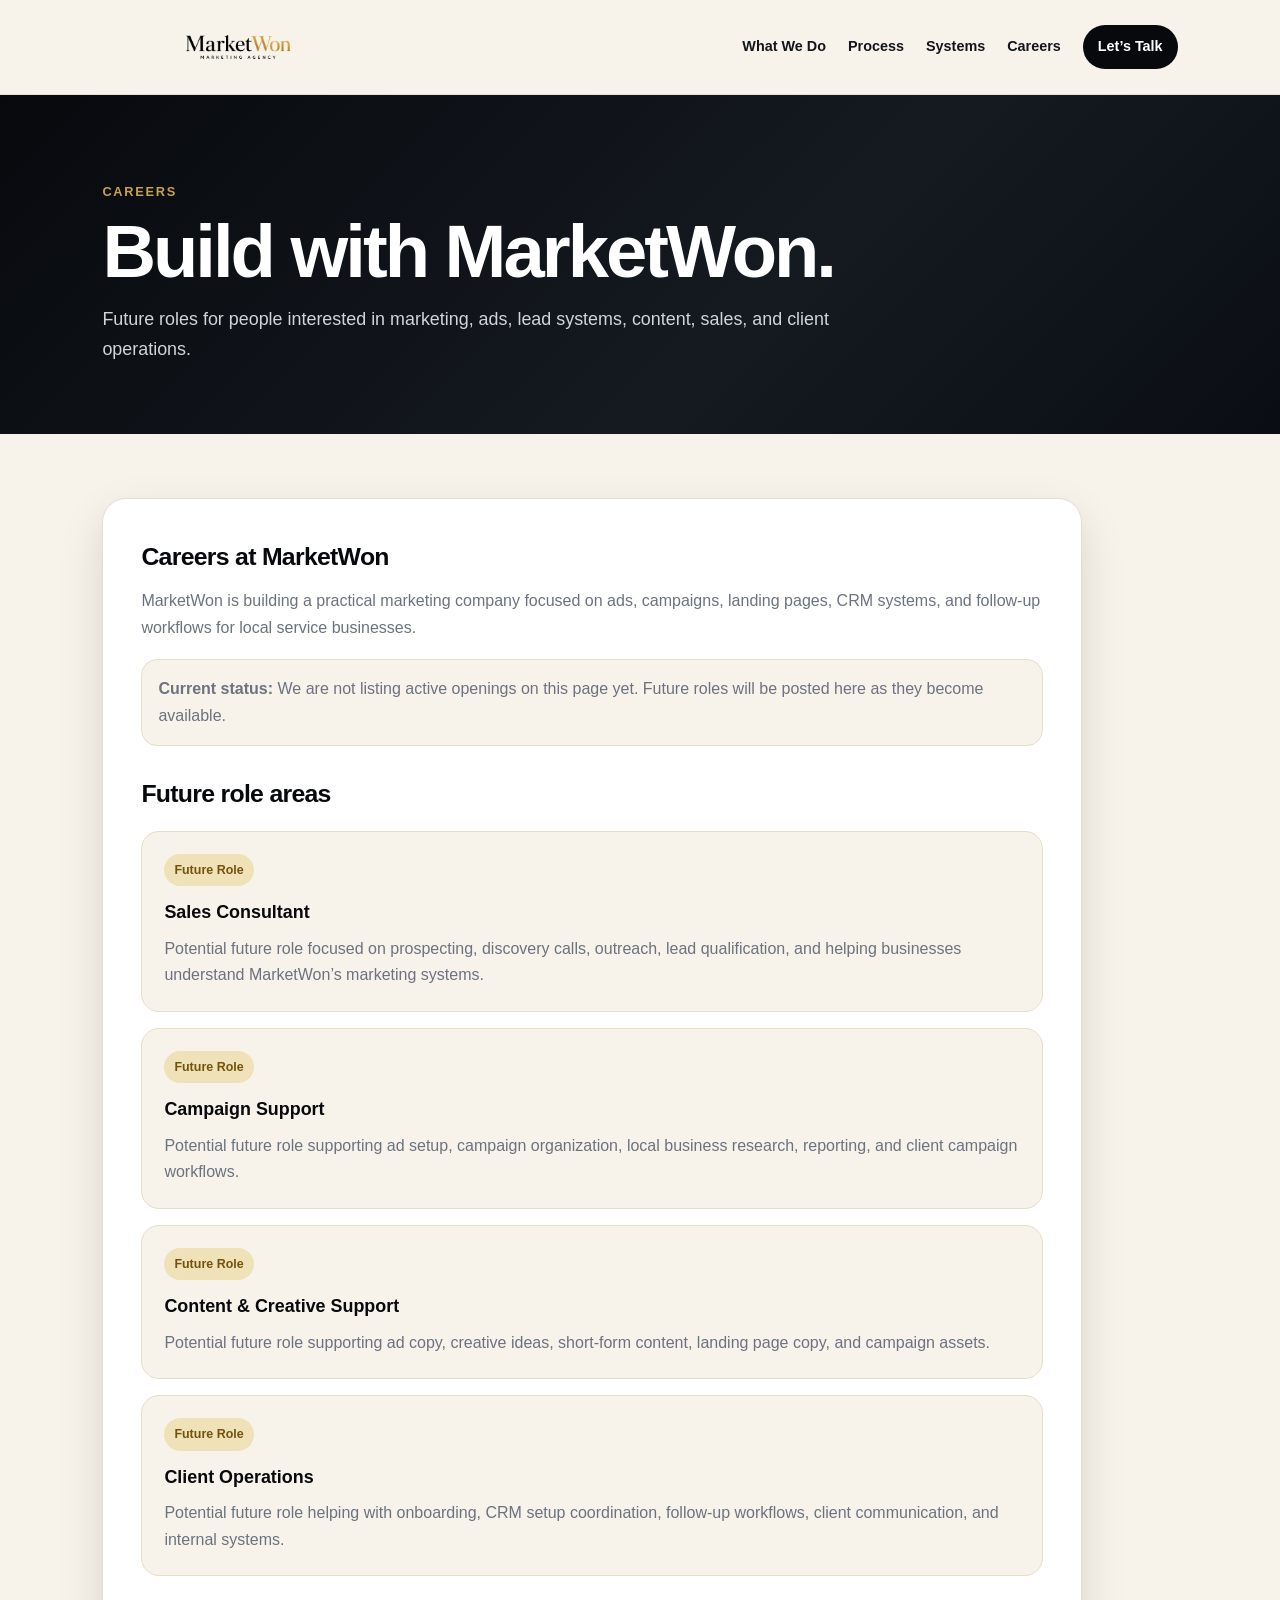
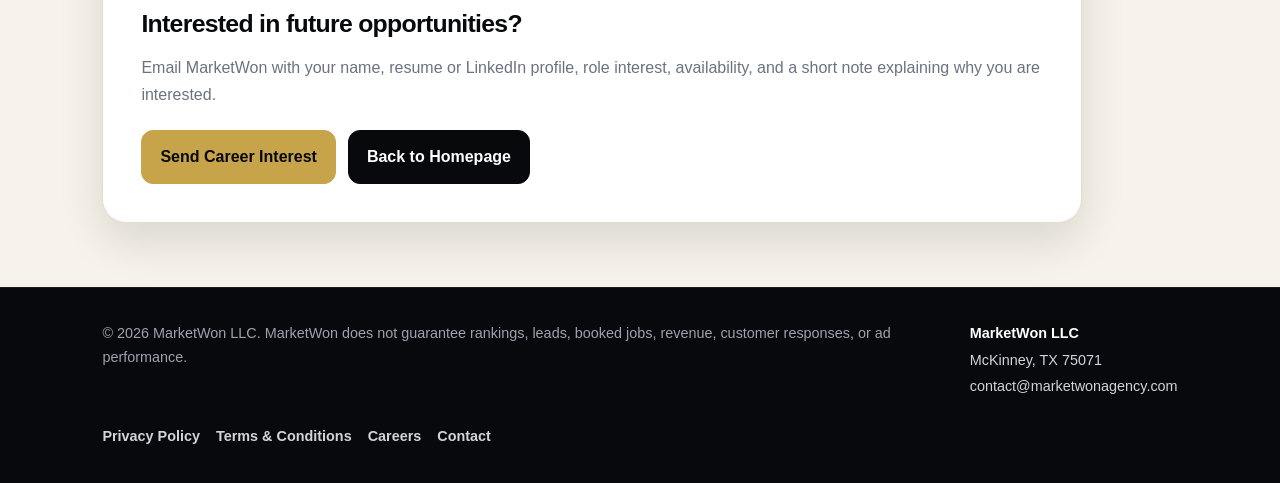
<file: careers.html>
<!DOCTYPE html>
<html lang="en">
<head>
  <meta charset="UTF-8" />
  <meta name="viewport" content="width=device-width, initial-scale=1.0" />
  <title>Careers | MarketWon Agency</title>
  <meta name="description" content="Future career opportunities at MarketWon, including sales, marketing, campaign support, content, and client operations." />
  <link rel="icon" href="marketwon-mark.svg" type="image/svg+xml" />
  <style>
    :root {
      --black: #07090D;
      --charcoal: #12161C;
      --cream: #F7F3EA;
      --cream-deep: #EFE7D6;
      --white: #FFFFFF;
      --gold: #C7A34A;
      --muted: #6B7280;
      --light-muted: #D1D5DB;
      --border: #E7DEC9;
      --shadow: rgba(7, 9, 13, 0.12);
    }

    * { box-sizing: border-box; margin: 0; padding: 0; }
    html { scroll-behavior: smooth; }
    body { font-family: Arial, Helvetica, sans-serif; background: var(--cream); color: var(--charcoal); line-height: 1.65; }
    header { background: rgba(247, 243, 234, 0.94); border-bottom: 1px solid rgba(231, 222, 201, 0.8); padding: 6px 8%; min-height: 58px; display: flex; align-items: center; justify-content: space-between; position: sticky; top: 0; z-index: 50; backdrop-filter: blur(12px); }
    .site-logo { width: 270px; max-height: 82px; height: auto; display: block; object-fit: contain; }
    nav { display: flex; align-items: center; gap: 22px; flex-wrap: wrap; }
    nav a { text-decoration: none; font-size: 0.9rem; font-weight: 800; color: var(--charcoal); transition: 0.2s ease; }
    nav a:hover { color: var(--gold); }
    .nav-cta { background: var(--black); color: var(--white); padding: 10px 15px; border-radius: 999px; }
    .nav-cta:hover { background: var(--gold); color: var(--black); }
    .page-hero { background: linear-gradient(135deg, #07090D 0%, #151A21 60%, #0A0E14 100%); color: var(--white); padding: 86px 8% 70px; }
    .eyebrow { color: var(--gold); text-transform: uppercase; font-size: 0.8rem; font-weight: 900; letter-spacing: 1.7px; margin-bottom: 14px; }
    h1 { max-width: 920px; font-size: clamp(2.6rem, 5.8vw, 5.2rem); line-height: 0.96; letter-spacing: -3px; margin-bottom: 18px; }
    .page-hero p { max-width: 760px; color: var(--light-muted); font-size: 1.12rem; }
    main { padding: 64px 8%; }
    .content-card { max-width: 980px; background: var(--white); border: 1px solid var(--border); border-radius: 24px; padding: 38px; box-shadow: 0 18px 45px var(--shadow); }
    .content-card h2 { color: var(--black); font-size: 1.55rem; letter-spacing: -0.7px; margin: 28px 0 10px; }
    .content-card h2:first-child { margin-top: 0; }
    .content-card h3 { color: var(--black); font-size: 1.12rem; margin: 18px 0 8px; }
    .content-card p, .content-card li { color: var(--muted); font-size: 1rem; }
    .content-card ul { margin: 10px 0 0 20px; }
    .content-card li { margin-bottom: 8px; }
    .notice { background: var(--cream); border: 1px solid var(--border); border-radius: 16px; padding: 16px; margin: 18px 0; color: var(--muted); }
    .button-row { display: flex; gap: 12px; flex-wrap: wrap; margin-top: 22px; }
    .btn { display: inline-block; text-decoration: none; font-weight: 900; padding: 13px 18px; border-radius: 12px; transition: 0.2s ease; }
    .btn-primary { background: var(--gold); color: var(--black); border: 1px solid var(--gold); }
    .btn-secondary { background: var(--black); color: var(--white); border: 1px solid var(--black); }
    .role-card { border: 1px solid var(--border); border-radius: 18px; padding: 22px; background: var(--cream); margin-top: 16px; }
    .role-card h3 { margin-top: 0; }
    .pill { display: inline-block; background: #EFE2B8; color: #73530B; padding: 6px 10px; border-radius: 999px; font-weight: 900; font-size: 0.78rem; margin-bottom: 12px; }
    footer { background: var(--black); color: #9CA3AF; padding: 34px 8%; font-size: 0.9rem; border-top: 1px solid rgba(255,255,255,0.08); }
    .footer-inner { display: flex; justify-content: space-between; gap: 28px; align-items: flex-start; flex-wrap: wrap; }
    .footer-copy { max-width: 820px; }
    .footer-links { display: flex; gap: 16px; flex-wrap: wrap; justify-content: flex-end; }
    .footer-links a { color: var(--light-muted); text-decoration: none; font-weight: 800; }
    .footer-links a:hover { color: var(--gold); }
    @media (max-width: 850px) { header { flex-direction: column; align-items: flex-start; gap: 12px; } .site-logo { width: 235px; max-height: 72px; } h1 { letter-spacing: -2px; } .content-card { padding: 28px; } .footer-inner, .footer-links { justify-content: flex-start; } }

  </style>
</head>
<body>
  <header>
    <a href="index.html" aria-label="MarketWon homepage"><img src="MarketWon%20Agency%20Logo%20-%20Transparant.png" alt="MarketWon Marketing Agency" class="site-logo"></a>
    <nav>
      <a href="index.html#what-we-do">What We Do</a>
      <a href="index.html#lead-system">Process</a>
      <a href="index.html#systems">Systems</a>
      <a href="careers.html">Careers</a>
      <a class="nav-cta" href="index.html#contact">Let’s Talk</a>
    </nav>
  </header>

  <section class="page-hero">
    <div class="eyebrow">Careers</div>
    <h1>Build with MarketWon.</h1>
    <p>Future roles for people interested in marketing, ads, lead systems, content, sales, and client operations.</p>
  </section>

  <main>
    <div class="content-card">
      <h2>Careers at MarketWon</h2>
      <p>MarketWon is building a practical marketing company focused on ads, campaigns, landing pages, CRM systems, and follow-up workflows for local service businesses.</p>

      <div class="notice">
        <strong>Current status:</strong> We are not listing active openings on this page yet. Future roles will be posted here as they become available.
      </div>

      <h2>Future role areas</h2>
      <div class="role-card">
        <span class="pill">Future Role</span>
        <h3>Sales Consultant</h3>
        <p>Potential future role focused on prospecting, discovery calls, outreach, lead qualification, and helping businesses understand MarketWon’s marketing systems.</p>
      </div>

      <div class="role-card">
        <span class="pill">Future Role</span>
        <h3>Campaign Support</h3>
        <p>Potential future role supporting ad setup, campaign organization, local business research, reporting, and client campaign workflows.</p>
      </div>

      <div class="role-card">
        <span class="pill">Future Role</span>
        <h3>Content & Creative Support</h3>
        <p>Potential future role supporting ad copy, creative ideas, short-form content, landing page copy, and campaign assets.</p>
      </div>

      <div class="role-card">
        <span class="pill">Future Role</span>
        <h3>Client Operations</h3>
        <p>Potential future role helping with onboarding, CRM setup coordination, follow-up workflows, client communication, and internal systems.</p>
      </div>

      <h2>Interested in future opportunities?</h2>
      <p>Email MarketWon with your name, resume or LinkedIn profile, role interest, availability, and a short note explaining why you are interested.</p>
      <div class="button-row">
        <a class="btn btn-primary" href="mailto:contact@marketwonagency.com?subject=Future Career Interest at MarketWon">Send Career Interest</a>
        <a class="btn btn-secondary" href="index.html">Back to Homepage</a>
      </div>
    </div>
  </main>

  <footer>
    <div class="footer-inner">
            <div class="footer-copy">
        <p>© 2026 MarketWon LLC. MarketWon does not guarantee rankings, leads, booked jobs, revenue, customer responses, or ad performance.</p>
      </div>

      <div class="footer-contact" aria-label="Business contact information" style="color: #D1D5DB; font-size: 0.9rem; line-height: 1.55;">
        <p style="margin: 0 0 4px;"><strong style="color: #FFFFFF;">MarketWon LLC</strong></p>
        <p style="margin: 0 0 4px;">McKinney, TX 75071</p>
        <p style="margin: 0;">contact@marketwonagency.com</p>
      </div>

      <div class="footer-links" aria-label="Footer links">
        <a href="privacy.html">Privacy Policy</a>
        <a href="terms.html">Terms & Conditions</a>
        <a href="careers.html">Careers</a>
        <a href="mailto:contact@marketwonagency.com">Contact</a>
      </div>
    </div>
  </footer>
  <script src="https://widgets.leadconnectorhq.com/loader.js" data-resources-url="https://widgets.leadconnectorhq.com/chat-widget/loader.js" data-widget-id="6a38561ccab3f1c171444ecc" data-source="WEB_USER"></script>
</body>
</html>
</file>
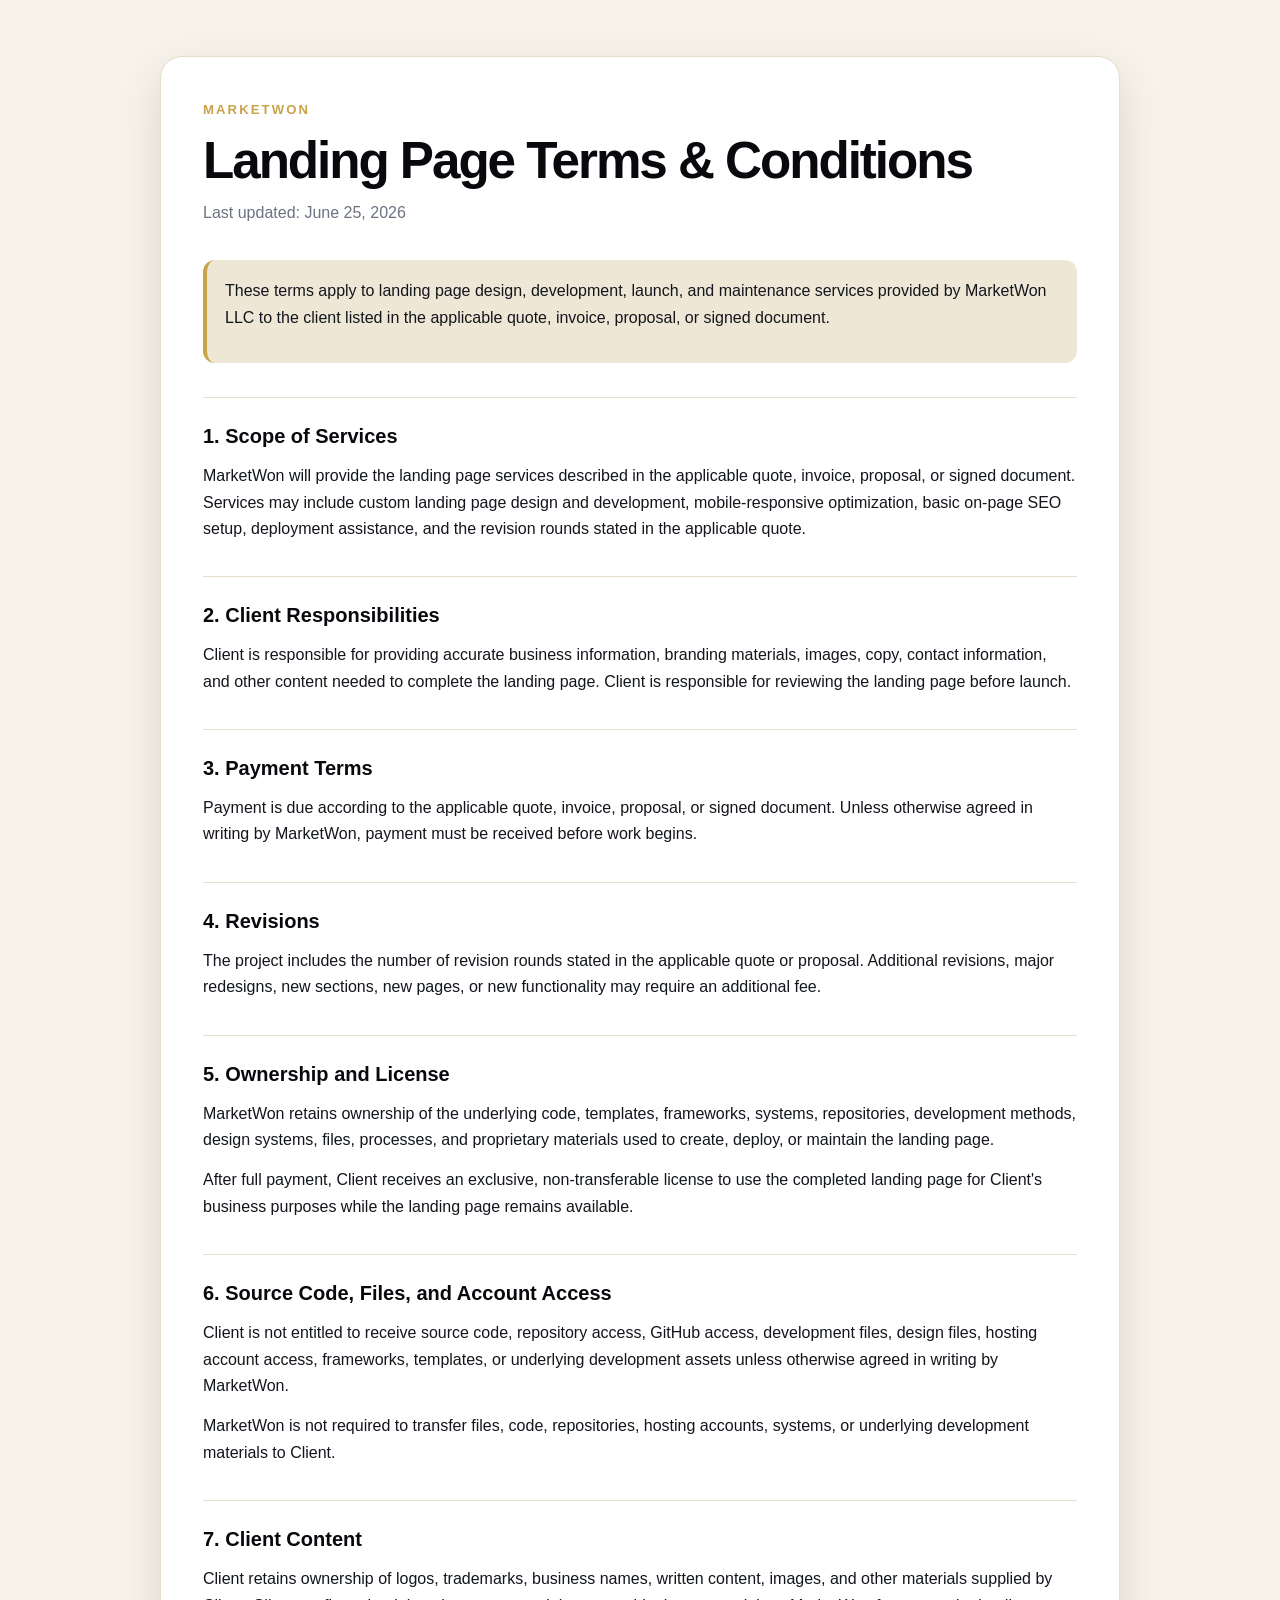
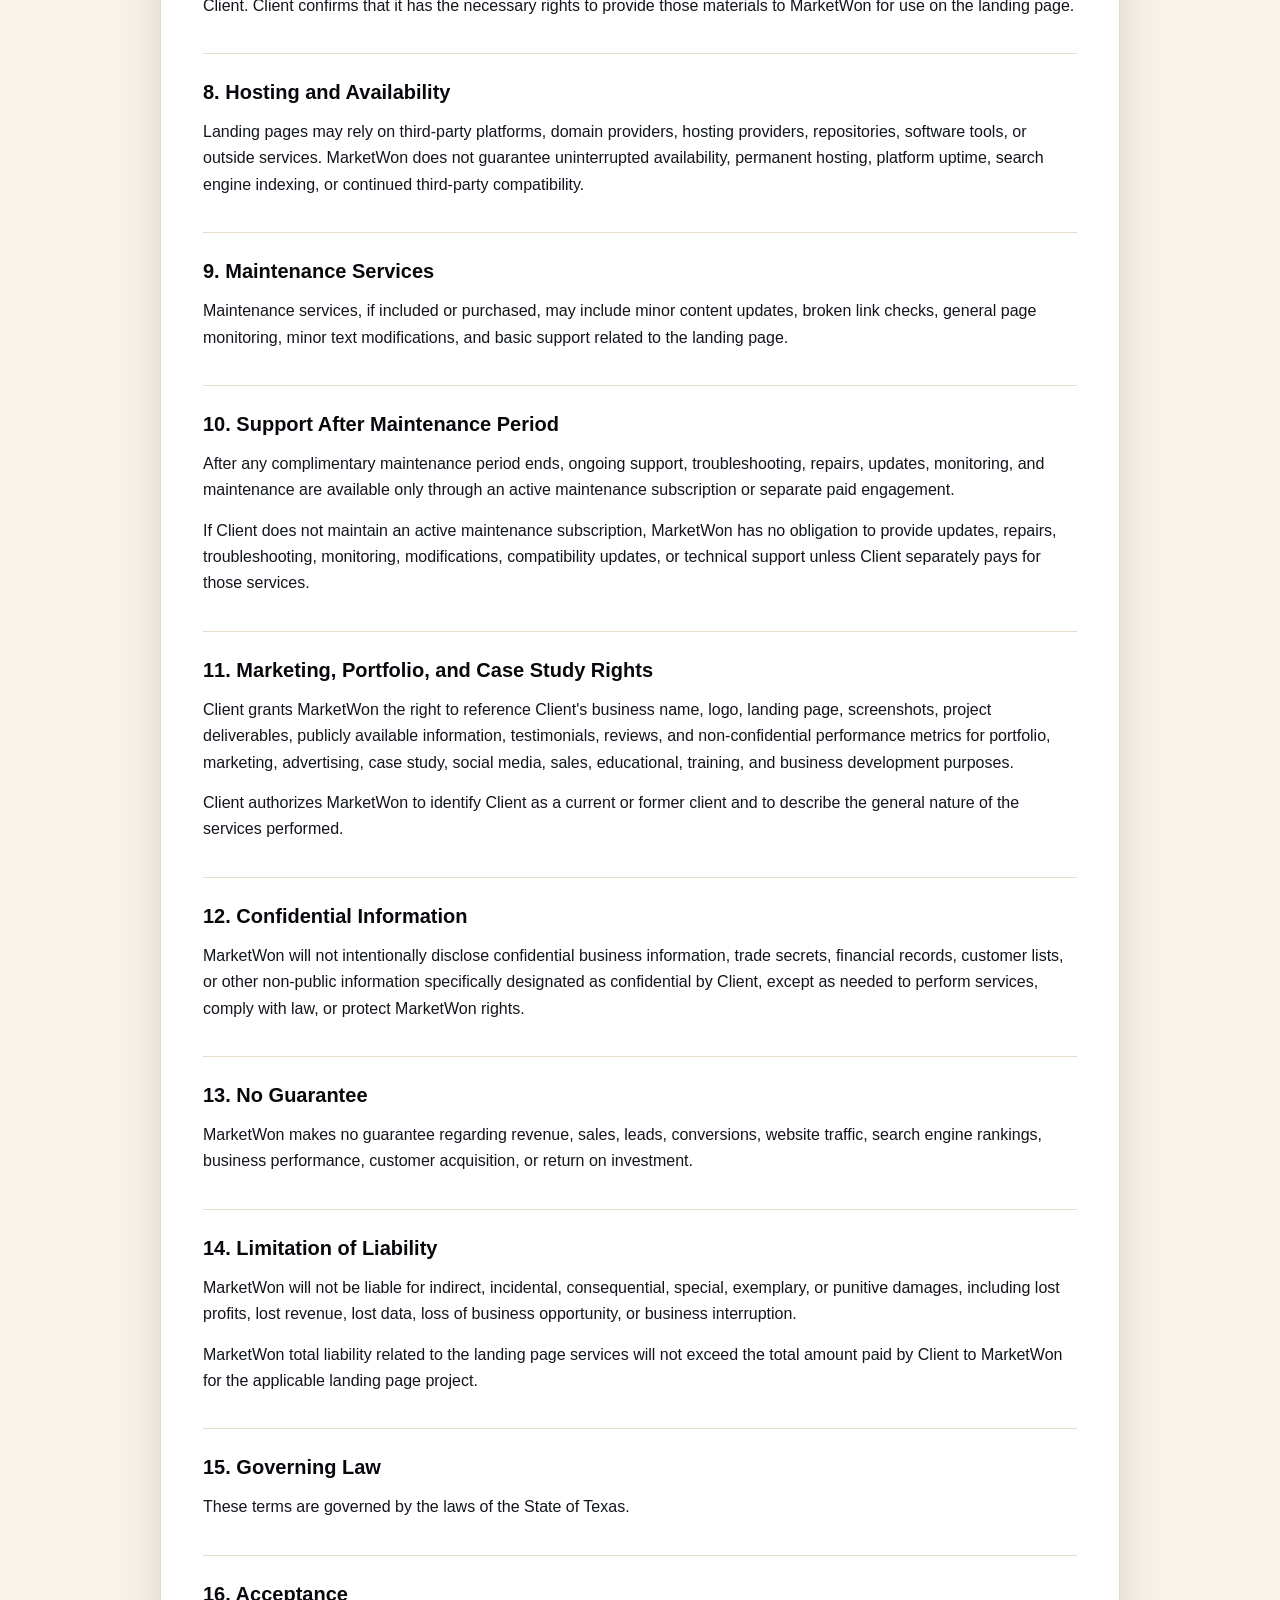
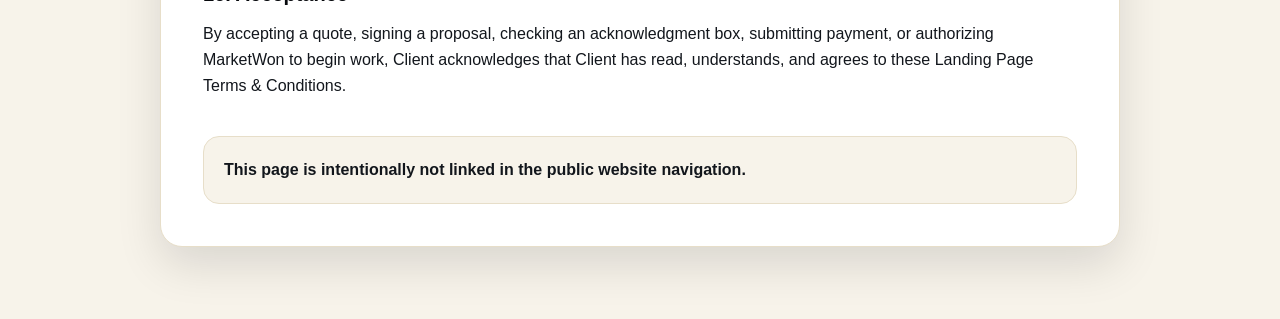
<file: landing-page-terms.html>
<!DOCTYPE html>
<html lang="en">
<head>
  <meta charset="UTF-8" />
  <meta name="viewport" content="width=device-width, initial-scale=1.0" />
  <meta name="robots" content="noindex, nofollow" />
  <title>Landing Page Terms & Conditions | MarketWon</title>
  <link rel="icon" href="marketwon-mark.svg" type="image/svg+xml" />
  <style>
    :root { --black:#07090D; --charcoal:#12161C; --cream:#F7F3EA; --cream-deep:#EFE7D6; --white:#FFFFFF; --gold:#C7A34A; --muted:#6B7280; --border:#E7DEC9; --shadow:rgba(7,9,13,.12); }
    * { box-sizing:border-box; margin:0; padding:0; }
    body { font-family:Arial, Helvetica, sans-serif; background:var(--cream); color:var(--charcoal); line-height:1.65; }
    main { width:min(960px,92%); margin:0 auto; padding:56px 0 72px; }
    section { background:var(--white); border:1px solid var(--border); border-radius:22px; box-shadow:0 18px 45px var(--shadow); padding:42px; }
    .eyebrow { color:var(--gold); font-size:.82rem; font-weight:800; letter-spacing:.16em; text-transform:uppercase; margin-bottom:12px; }
    h1 { color:var(--black); font-size:clamp(2rem,4vw,3.2rem); line-height:1.08; margin-bottom:12px; letter-spacing:-.04em; }
    .updated { color:var(--muted); margin-bottom:34px; }
    h2 { color:var(--black); font-size:1.25rem; margin:34px 0 10px; padding-top:22px; border-top:1px solid var(--border); }
    p { margin-bottom:14px; }
    ul { margin:10px 0 18px 22px; }
    li { margin-bottom:8px; }
    .notice { background:var(--cream-deep); border-left:4px solid var(--gold); border-radius:12px; padding:18px; margin:24px 0 6px; }
    .note { margin-top:36px; padding:20px; border:1px solid var(--border); border-radius:16px; background:var(--cream); font-weight:700; }
    @media (max-width:720px) { main { padding:28px 0 48px; } section { padding:26px; border-radius:18px; } }
  </style>
</head>
<body>
  <main>
    <section>
      <div class="eyebrow">MarketWon</div>
      <h1>Landing Page Terms &amp; Conditions</h1>
      <p class="updated">Last updated: June 25, 2026</p>

      <div class="notice">
        <p>These terms apply to landing page design, development, launch, and maintenance services provided by MarketWon LLC to the client listed in the applicable quote, invoice, proposal, or signed document.</p>
      </div>

      <h2>1. Scope of Services</h2>
      <p>MarketWon will provide the landing page services described in the applicable quote, invoice, proposal, or signed document. Services may include custom landing page design and development, mobile-responsive optimization, basic on-page SEO setup, deployment assistance, and the revision rounds stated in the applicable quote.</p>

      <h2>2. Client Responsibilities</h2>
      <p>Client is responsible for providing accurate business information, branding materials, images, copy, contact information, and other content needed to complete the landing page. Client is responsible for reviewing the landing page before launch.</p>

      <h2>3. Payment Terms</h2>
      <p>Payment is due according to the applicable quote, invoice, proposal, or signed document. Unless otherwise agreed in writing by MarketWon, payment must be received before work begins.</p>

      <h2>4. Revisions</h2>
      <p>The project includes the number of revision rounds stated in the applicable quote or proposal. Additional revisions, major redesigns, new sections, new pages, or new functionality may require an additional fee.</p>

      <h2>5. Ownership and License</h2>
      <p>MarketWon retains ownership of the underlying code, templates, frameworks, systems, repositories, development methods, design systems, files, processes, and proprietary materials used to create, deploy, or maintain the landing page.</p>
      <p>After full payment, Client receives an exclusive, non-transferable license to use the completed landing page for Client's business purposes while the landing page remains available.</p>

      <h2>6. Source Code, Files, and Account Access</h2>
      <p>Client is not entitled to receive source code, repository access, GitHub access, development files, design files, hosting account access, frameworks, templates, or underlying development assets unless otherwise agreed in writing by MarketWon.</p>
      <p>MarketWon is not required to transfer files, code, repositories, hosting accounts, systems, or underlying development materials to Client.</p>

      <h2>7. Client Content</h2>
      <p>Client retains ownership of logos, trademarks, business names, written content, images, and other materials supplied by Client. Client confirms that it has the necessary rights to provide those materials to MarketWon for use on the landing page.</p>

      <h2>8. Hosting and Availability</h2>
      <p>Landing pages may rely on third-party platforms, domain providers, hosting providers, repositories, software tools, or outside services. MarketWon does not guarantee uninterrupted availability, permanent hosting, platform uptime, search engine indexing, or continued third-party compatibility.</p>

      <h2>9. Maintenance Services</h2>
      <p>Maintenance services, if included or purchased, may include minor content updates, broken link checks, general page monitoring, minor text modifications, and basic support related to the landing page.</p>

      <h2>10. Support After Maintenance Period</h2>
      <p>After any complimentary maintenance period ends, ongoing support, troubleshooting, repairs, updates, monitoring, and maintenance are available only through an active maintenance subscription or separate paid engagement.</p>
      <p>If Client does not maintain an active maintenance subscription, MarketWon has no obligation to provide updates, repairs, troubleshooting, monitoring, modifications, compatibility updates, or technical support unless Client separately pays for those services.</p>

      <h2>11. Marketing, Portfolio, and Case Study Rights</h2>
      <p>Client grants MarketWon the right to reference Client's business name, logo, landing page, screenshots, project deliverables, publicly available information, testimonials, reviews, and non-confidential performance metrics for portfolio, marketing, advertising, case study, social media, sales, educational, training, and business development purposes.</p>
      <p>Client authorizes MarketWon to identify Client as a current or former client and to describe the general nature of the services performed.</p>

      <h2>12. Confidential Information</h2>
      <p>MarketWon will not intentionally disclose confidential business information, trade secrets, financial records, customer lists, or other non-public information specifically designated as confidential by Client, except as needed to perform services, comply with law, or protect MarketWon rights.</p>

      <h2>13. No Guarantee</h2>
      <p>MarketWon makes no guarantee regarding revenue, sales, leads, conversions, website traffic, search engine rankings, business performance, customer acquisition, or return on investment.</p>

      <h2>14. Limitation of Liability</h2>
      <p>MarketWon will not be liable for indirect, incidental, consequential, special, exemplary, or punitive damages, including lost profits, lost revenue, lost data, loss of business opportunity, or business interruption.</p>
      <p>MarketWon total liability related to the landing page services will not exceed the total amount paid by Client to MarketWon for the applicable landing page project.</p>

      <h2>15. Governing Law</h2>
      <p>These terms are governed by the laws of the State of Texas.</p>

      <h2>16. Acceptance</h2>
      <p>By accepting a quote, signing a proposal, checking an acknowledgment box, submitting payment, or authorizing MarketWon to begin work, Client acknowledges that Client has read, understands, and agrees to these Landing Page Terms &amp; Conditions.</p>

      <div class="note">This page is intentionally not linked in the public website navigation.</div>
    </section>
  </main>
</body>
</html>
</file>
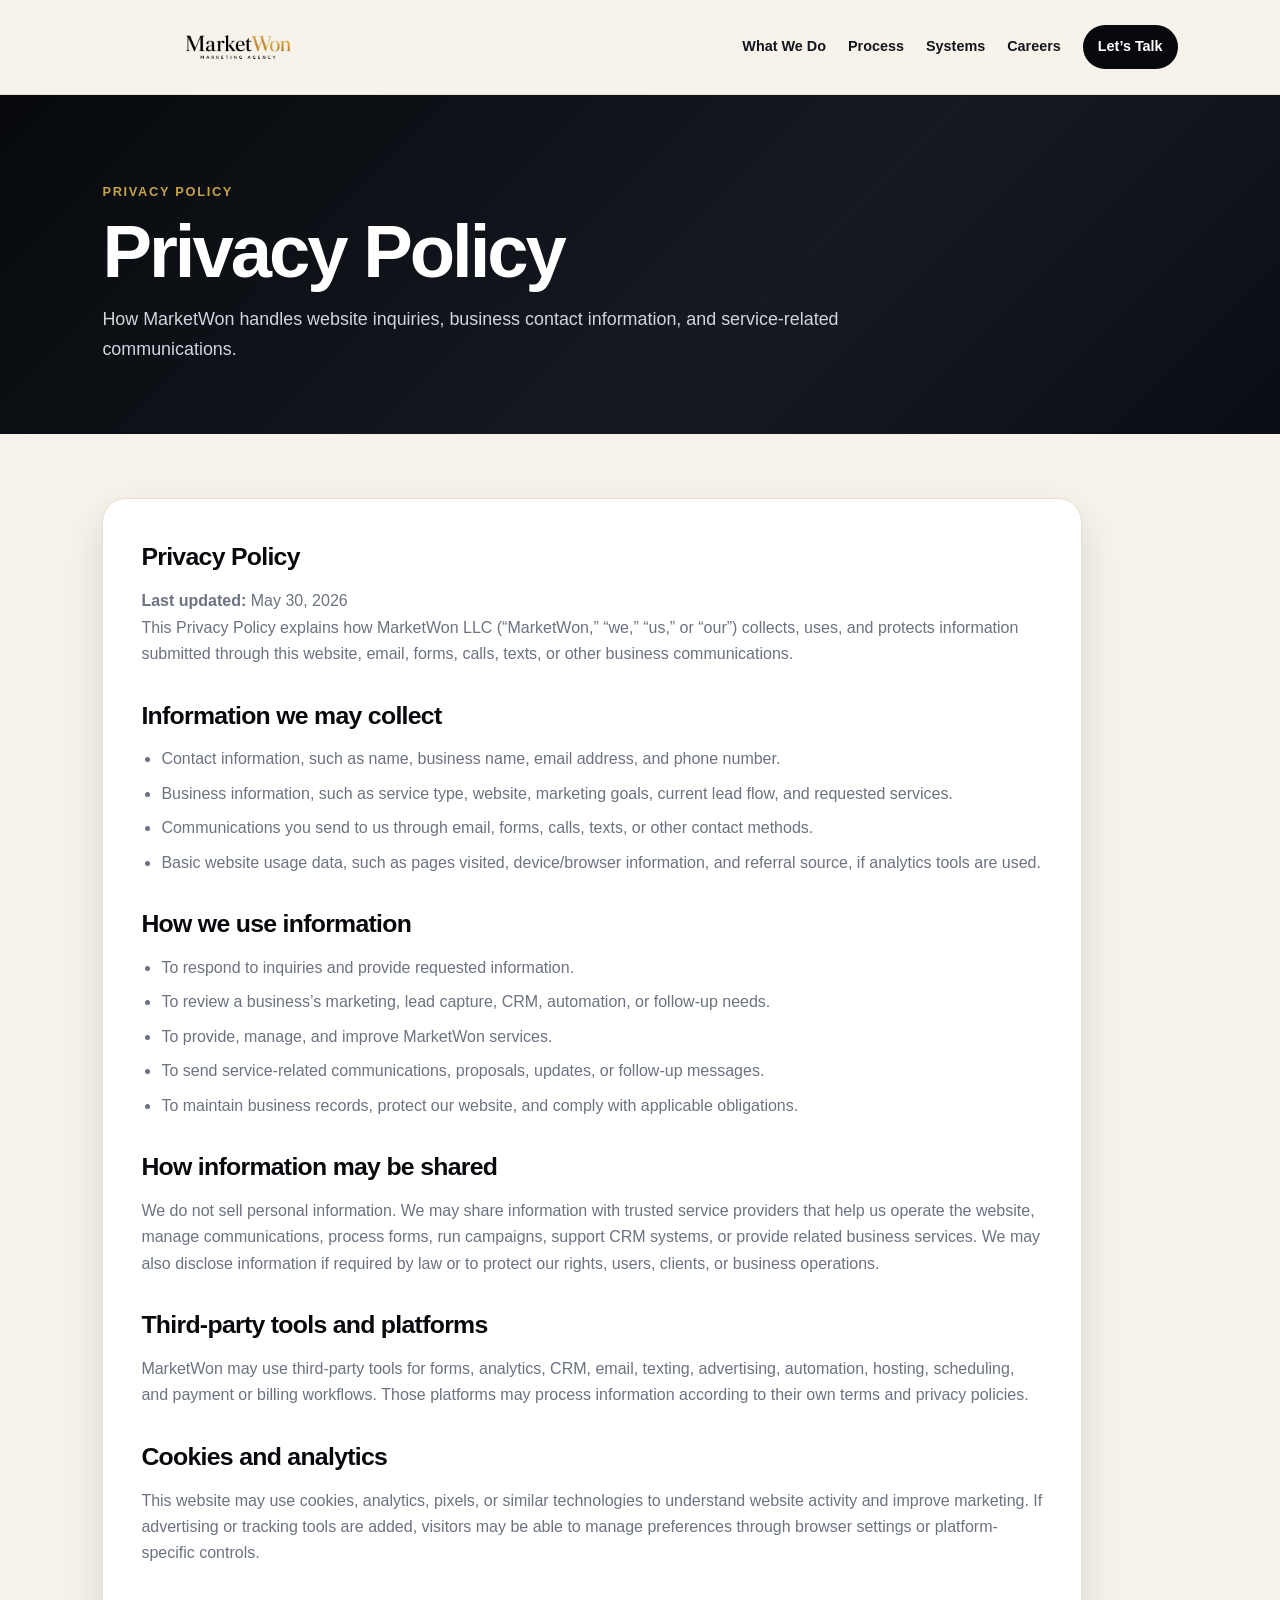
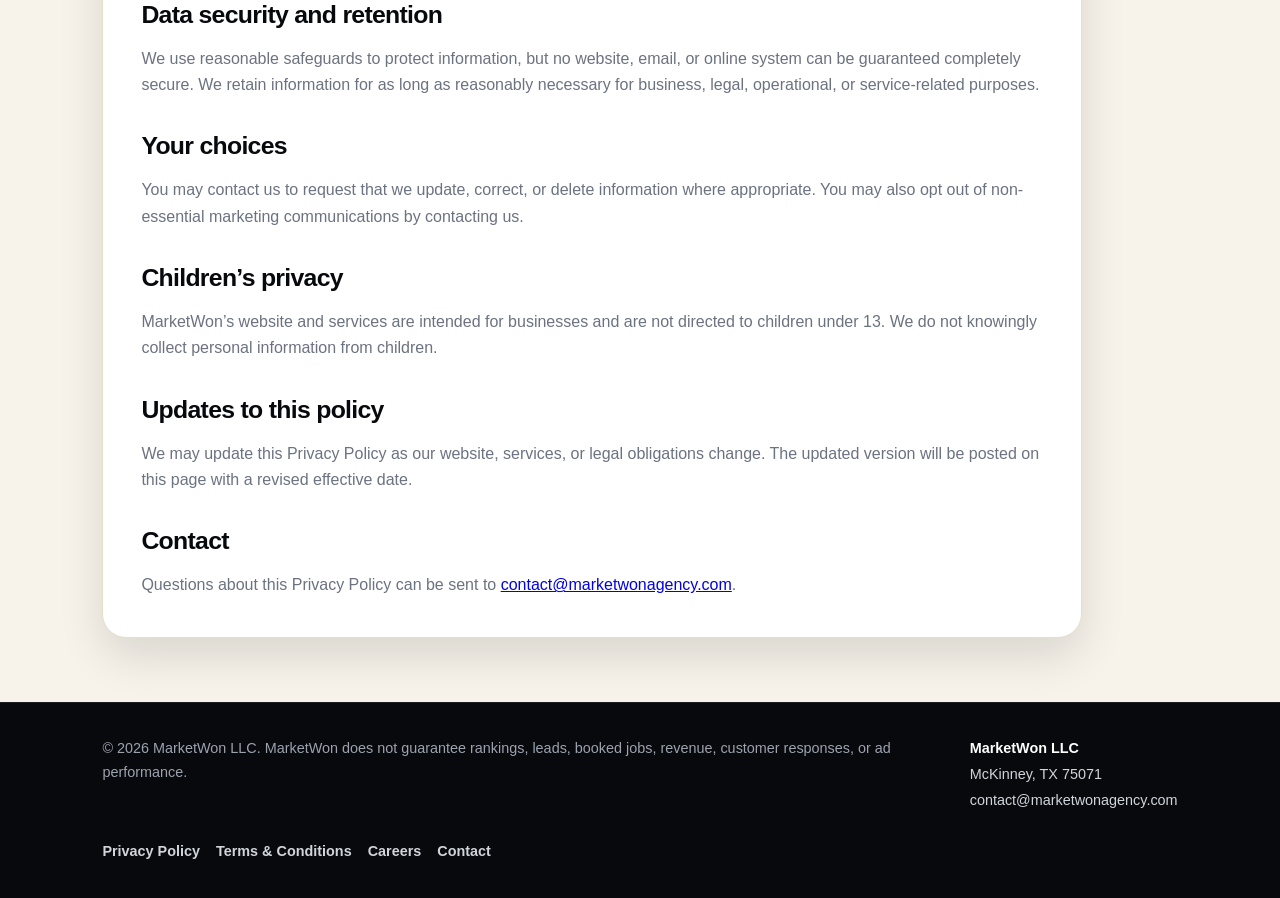
<file: privacy.html>
<!DOCTYPE html>
<html lang="en">
<head>
  <meta charset="UTF-8" />
  <meta name="viewport" content="width=device-width, initial-scale=1.0" />
  <title>Privacy Policy | MarketWon Agency</title>
  <meta name="description" content="MarketWon Privacy Policy for website visitors, inquiries, and business communications." />
  <link rel="icon" href="marketwon-mark.svg" type="image/svg+xml" />
  <style>
    :root {
      --black: #07090D;
      --charcoal: #12161C;
      --cream: #F7F3EA;
      --cream-deep: #EFE7D6;
      --white: #FFFFFF;
      --gold: #C7A34A;
      --muted: #6B7280;
      --light-muted: #D1D5DB;
      --border: #E7DEC9;
      --shadow: rgba(7, 9, 13, 0.12);
    }

    * { box-sizing: border-box; margin: 0; padding: 0; }
    html { scroll-behavior: smooth; }
    body { font-family: Arial, Helvetica, sans-serif; background: var(--cream); color: var(--charcoal); line-height: 1.65; }
    header { background: rgba(247, 243, 234, 0.94); border-bottom: 1px solid rgba(231, 222, 201, 0.8); padding: 6px 8%; min-height: 58px; display: flex; align-items: center; justify-content: space-between; position: sticky; top: 0; z-index: 50; backdrop-filter: blur(12px); }
    .site-logo { width: 270px; max-height: 82px; height: auto; display: block; object-fit: contain; }
    nav { display: flex; align-items: center; gap: 22px; flex-wrap: wrap; }
    nav a { text-decoration: none; font-size: 0.9rem; font-weight: 800; color: var(--charcoal); transition: 0.2s ease; }
    nav a:hover { color: var(--gold); }
    .nav-cta { background: var(--black); color: var(--white); padding: 10px 15px; border-radius: 999px; }
    .nav-cta:hover { background: var(--gold); color: var(--black); }
    .page-hero { background: linear-gradient(135deg, #07090D 0%, #151A21 60%, #0A0E14 100%); color: var(--white); padding: 86px 8% 70px; }
    .eyebrow { color: var(--gold); text-transform: uppercase; font-size: 0.8rem; font-weight: 900; letter-spacing: 1.7px; margin-bottom: 14px; }
    h1 { max-width: 920px; font-size: clamp(2.6rem, 5.8vw, 5.2rem); line-height: 0.96; letter-spacing: -3px; margin-bottom: 18px; }
    .page-hero p { max-width: 760px; color: var(--light-muted); font-size: 1.12rem; }
    main { padding: 64px 8%; }
    .content-card { max-width: 980px; background: var(--white); border: 1px solid var(--border); border-radius: 24px; padding: 38px; box-shadow: 0 18px 45px var(--shadow); }
    .content-card h2 { color: var(--black); font-size: 1.55rem; letter-spacing: -0.7px; margin: 28px 0 10px; }
    .content-card h2:first-child { margin-top: 0; }
    .content-card h3 { color: var(--black); font-size: 1.12rem; margin: 18px 0 8px; }
    .content-card p, .content-card li { color: var(--muted); font-size: 1rem; }
    .content-card ul { margin: 10px 0 0 20px; }
    .content-card li { margin-bottom: 8px; }
    .notice { background: var(--cream); border: 1px solid var(--border); border-radius: 16px; padding: 16px; margin: 18px 0; color: var(--muted); }
    .button-row { display: flex; gap: 12px; flex-wrap: wrap; margin-top: 22px; }
    .btn { display: inline-block; text-decoration: none; font-weight: 900; padding: 13px 18px; border-radius: 12px; transition: 0.2s ease; }
    .btn-primary { background: var(--gold); color: var(--black); border: 1px solid var(--gold); }
    .btn-secondary { background: var(--black); color: var(--white); border: 1px solid var(--black); }
    .role-card { border: 1px solid var(--border); border-radius: 18px; padding: 22px; background: var(--cream); margin-top: 16px; }
    .role-card h3 { margin-top: 0; }
    .pill { display: inline-block; background: #EFE2B8; color: #73530B; padding: 6px 10px; border-radius: 999px; font-weight: 900; font-size: 0.78rem; margin-bottom: 12px; }
    footer { background: var(--black); color: #9CA3AF; padding: 34px 8%; font-size: 0.9rem; border-top: 1px solid rgba(255,255,255,0.08); }
    .footer-inner { display: flex; justify-content: space-between; gap: 28px; align-items: flex-start; flex-wrap: wrap; }
    .footer-copy { max-width: 820px; }
    .footer-links { display: flex; gap: 16px; flex-wrap: wrap; justify-content: flex-end; }
    .footer-links a { color: var(--light-muted); text-decoration: none; font-weight: 800; }
    .footer-links a:hover { color: var(--gold); }
    @media (max-width: 850px) { header { flex-direction: column; align-items: flex-start; gap: 12px; } .site-logo { width: 235px; max-height: 72px; } h1 { letter-spacing: -2px; } .content-card { padding: 28px; } .footer-inner, .footer-links { justify-content: flex-start; } }

  </style>
</head>
<body>
  <header>
    <a href="index.html" aria-label="MarketWon homepage"><img src="MarketWon%20Agency%20Logo%20-%20Transparant.png" alt="MarketWon Marketing Agency" class="site-logo"></a>
    <nav>
      <a href="index.html#what-we-do">What We Do</a>
      <a href="index.html#lead-system">Process</a>
      <a href="index.html#systems">Systems</a>
      <a href="careers.html">Careers</a>
      <a class="nav-cta" href="index.html#contact">Let’s Talk</a>
    </nav>
  </header>

  <section class="page-hero">
    <div class="eyebrow">Privacy Policy</div>
    <h1>Privacy Policy</h1>
    <p>How MarketWon handles website inquiries, business contact information, and service-related communications.</p>
  </section>

  <main>
    <div class="content-card">
      <h2>Privacy Policy</h2>
      <p><strong>Last updated:</strong> May 30, 2026</p>
      <p>This Privacy Policy explains how MarketWon LLC (“MarketWon,” “we,” “us,” or “our”) collects, uses, and protects information submitted through this website, email, forms, calls, texts, or other business communications.</p>

      <h2>Information we may collect</h2>
      <ul>
        <li>Contact information, such as name, business name, email address, and phone number.</li>
        <li>Business information, such as service type, website, marketing goals, current lead flow, and requested services.</li>
        <li>Communications you send to us through email, forms, calls, texts, or other contact methods.</li>
        <li>Basic website usage data, such as pages visited, device/browser information, and referral source, if analytics tools are used.</li>
      </ul>

      <h2>How we use information</h2>
      <ul>
        <li>To respond to inquiries and provide requested information.</li>
        <li>To review a business’s marketing, lead capture, CRM, automation, or follow-up needs.</li>
        <li>To provide, manage, and improve MarketWon services.</li>
        <li>To send service-related communications, proposals, updates, or follow-up messages.</li>
        <li>To maintain business records, protect our website, and comply with applicable obligations.</li>
      </ul>

      <h2>How information may be shared</h2>
      <p>We do not sell personal information. We may share information with trusted service providers that help us operate the website, manage communications, process forms, run campaigns, support CRM systems, or provide related business services. We may also disclose information if required by law or to protect our rights, users, clients, or business operations.</p>

      <h2>Third-party tools and platforms</h2>
      <p>MarketWon may use third-party tools for forms, analytics, CRM, email, texting, advertising, automation, hosting, scheduling, and payment or billing workflows. Those platforms may process information according to their own terms and privacy policies.</p>

      <h2>Cookies and analytics</h2>
      <p>This website may use cookies, analytics, pixels, or similar technologies to understand website activity and improve marketing. If advertising or tracking tools are added, visitors may be able to manage preferences through browser settings or platform-specific controls.</p>

      <h2>Data security and retention</h2>
      <p>We use reasonable safeguards to protect information, but no website, email, or online system can be guaranteed completely secure. We retain information for as long as reasonably necessary for business, legal, operational, or service-related purposes.</p>

      <h2>Your choices</h2>
      <p>You may contact us to request that we update, correct, or delete information where appropriate. You may also opt out of non-essential marketing communications by contacting us.</p>

      <h2>Children’s privacy</h2>
      <p>MarketWon’s website and services are intended for businesses and are not directed to children under 13. We do not knowingly collect personal information from children.</p>

      <h2>Updates to this policy</h2>
      <p>We may update this Privacy Policy as our website, services, or legal obligations change. The updated version will be posted on this page with a revised effective date.</p>

      <h2>Contact</h2>
      <p>Questions about this Privacy Policy can be sent to <a href="mailto:contact@marketwonagency.com">contact@marketwonagency.com</a>.</p>
    </div>
  </main>

  <footer>
    <div class="footer-inner">
            <div class="footer-copy">
        <p>© 2026 MarketWon LLC. MarketWon does not guarantee rankings, leads, booked jobs, revenue, customer responses, or ad performance.</p>
      </div>

      <div class="footer-contact" aria-label="Business contact information" style="color: #D1D5DB; font-size: 0.9rem; line-height: 1.55;">
        <p style="margin: 0 0 4px;"><strong style="color: #FFFFFF;">MarketWon LLC</strong></p>
        <p style="margin: 0 0 4px;">McKinney, TX 75071</p>
        <p style="margin: 0;">contact@marketwonagency.com</p>
      </div>

      <div class="footer-links" aria-label="Footer links">
        <a href="privacy.html">Privacy Policy</a>
        <a href="terms.html">Terms & Conditions</a>
        <a href="careers.html">Careers</a>
        <a href="mailto:contact@marketwonagency.com">Contact</a>
      </div>
    </div>
  </footer>
</body>
</html>
</file>
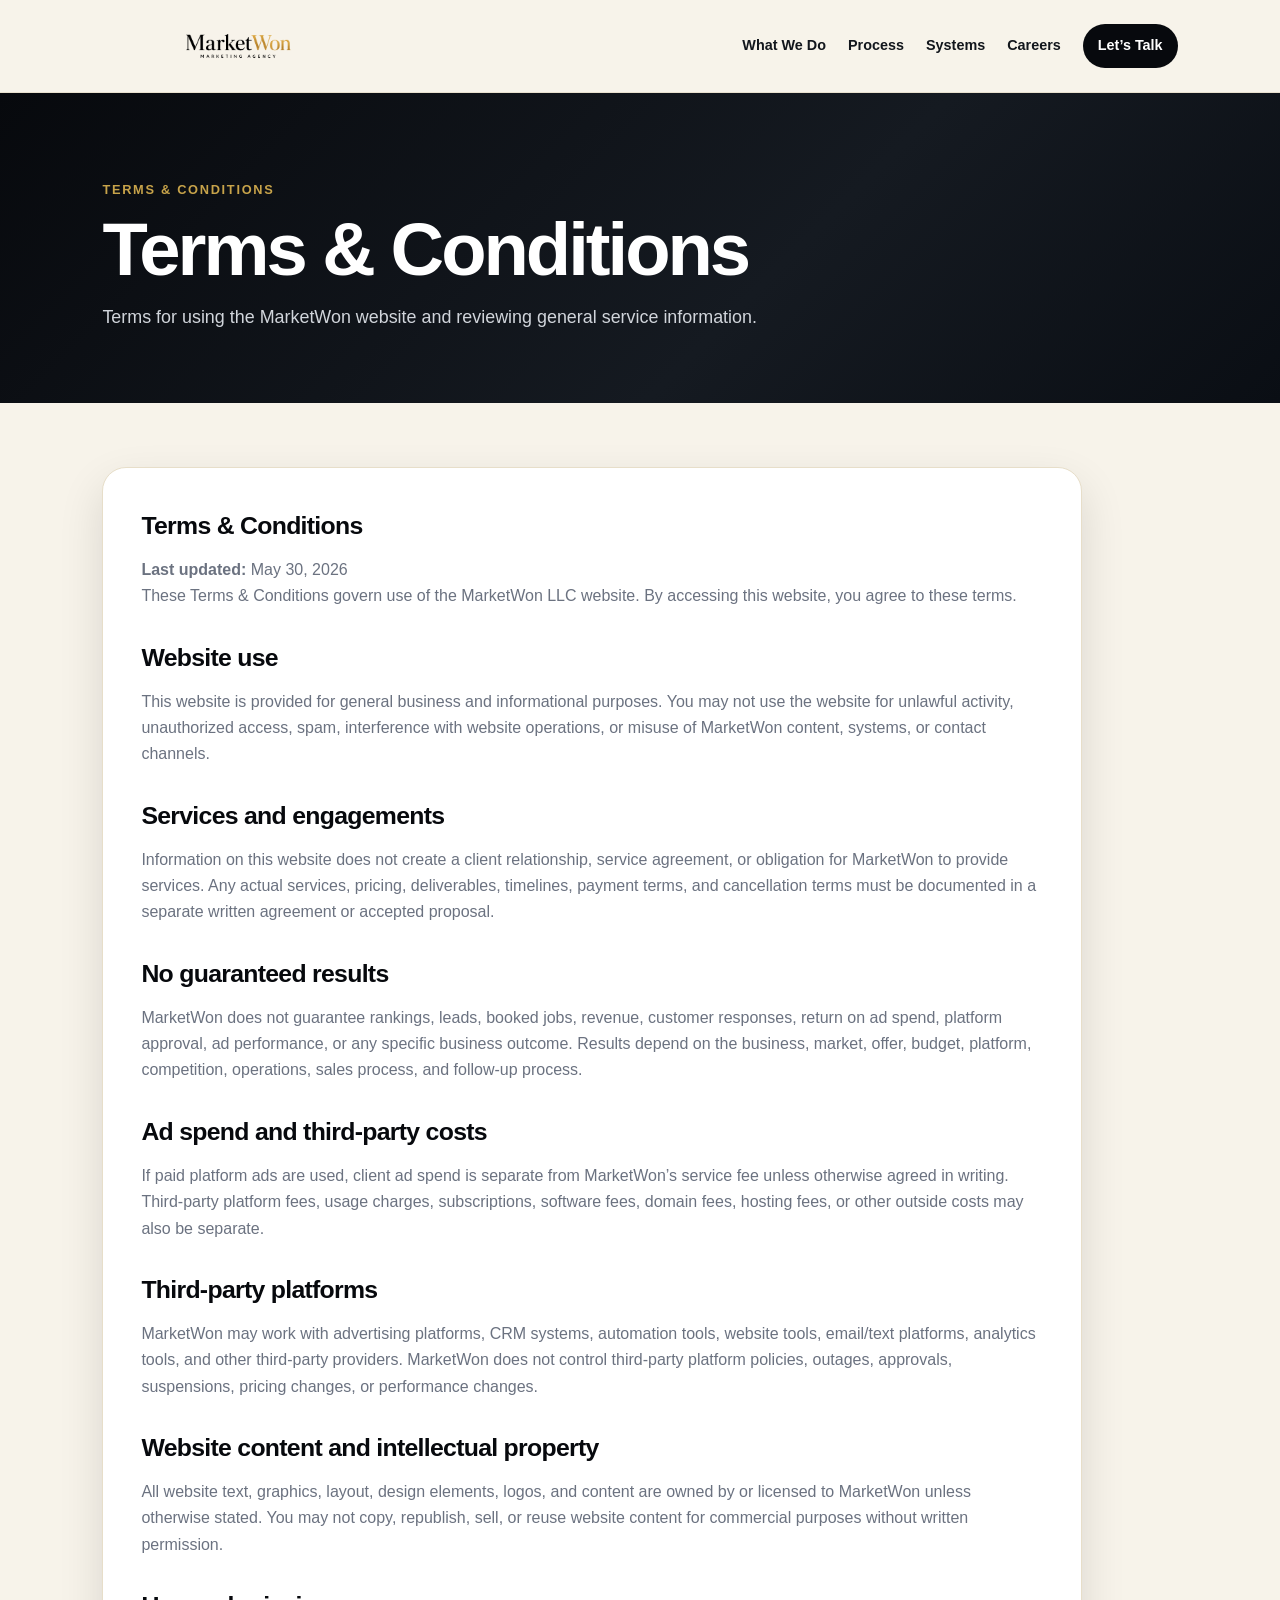
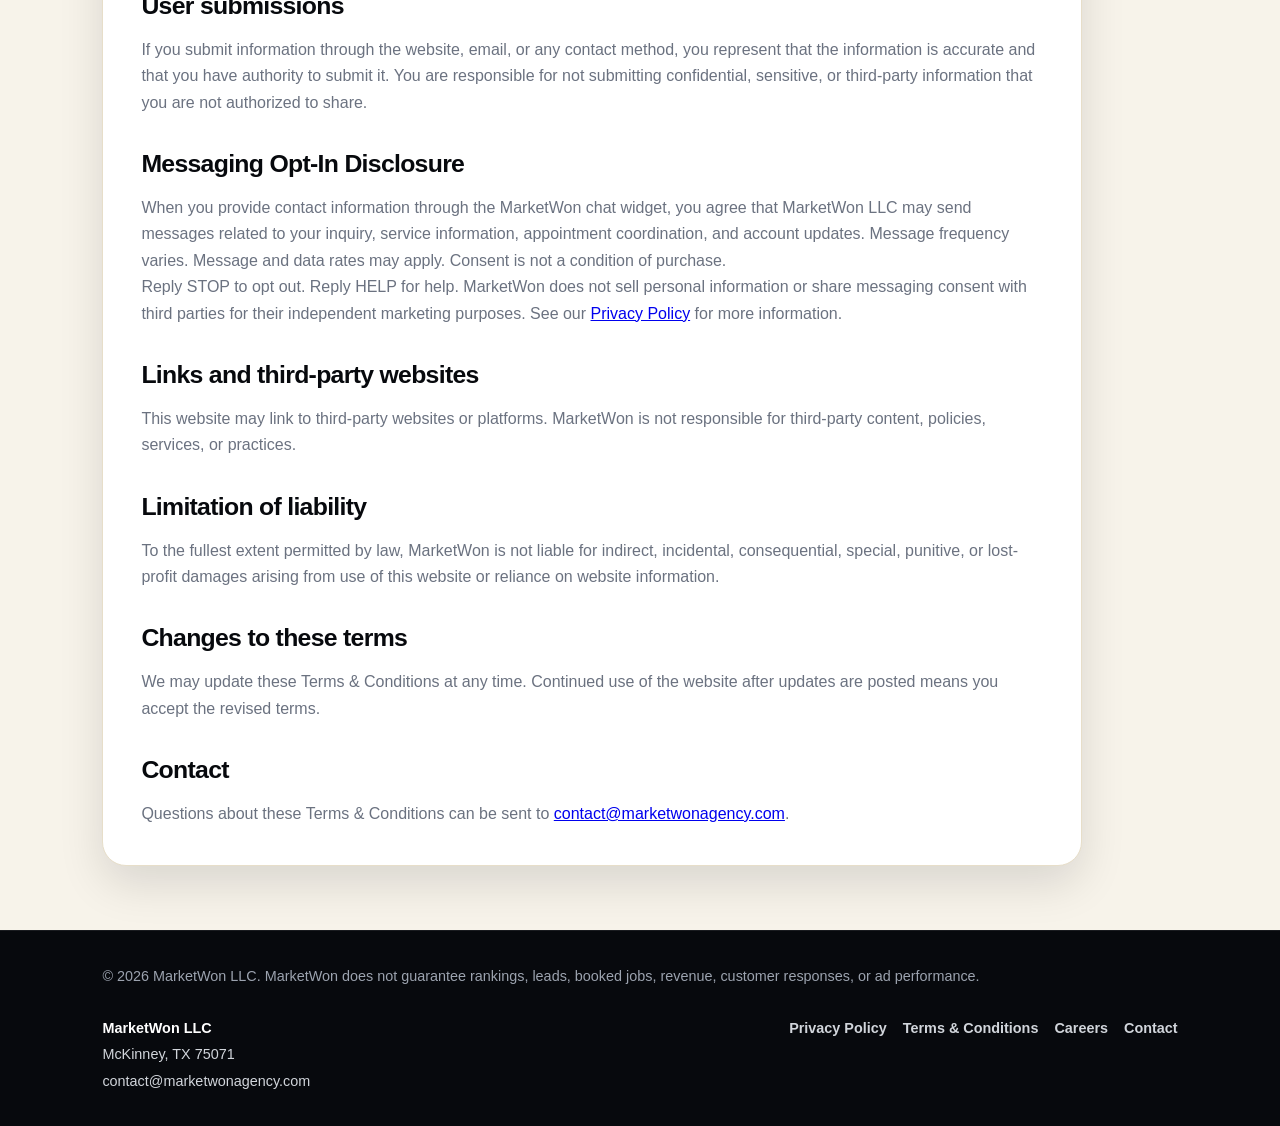
<file: terms.html>
<!DOCTYPE html>
<html lang="en">
<head>
  <meta charset="UTF-8" />
  <meta name="viewport" content="width=device-width, initial-scale=1.0" />
  <title>Terms & Conditions | MarketWon Agency</title>
  <meta name="description" content="MarketWon Terms and Conditions for use of the website and general service information." />
  <link rel="icon" href="marketwon-mark.svg" type="image/svg+xml" />
  <style>
    :root { --black: #07090D; --charcoal: #12161C; --cream: #F7F3EA; --white: #FFFFFF; --gold: #C7A34A; --muted: #6B7280; --light-muted: #D1D5DB; --border: #E7DEC9; --shadow: rgba(7, 9, 13, 0.12); }
    * { box-sizing: border-box; margin: 0; padding: 0; }
    body { font-family: Arial, Helvetica, sans-serif; background: var(--cream); color: var(--charcoal); line-height: 1.65; }
    header { background: rgba(247, 243, 234, 0.94); border-bottom: 1px solid rgba(231, 222, 201, 0.8); padding: 5px 8%; min-height: 58px; display: flex; align-items: center; justify-content: space-between; position: sticky; top: 0; z-index: 50; backdrop-filter: blur(12px); }
    .site-logo { width: 270px; max-height: 82px; height: auto; display: block; object-fit: contain; }
    nav { display: flex; align-items: center; gap: 22px; flex-wrap: wrap; }
    nav a { text-decoration: none; font-size: 0.9rem; font-weight: 800; color: var(--charcoal); transition: 0.2s ease; }
    nav a:hover { color: var(--gold); }
    .nav-cta { background: var(--black); color: var(--white); padding: 10px 15px; border-radius: 999px; }
    .page-hero { background: linear-gradient(135deg, #07090D 0%, #151A21 60%, #0A0E14 100%); color: var(--white); padding: 86px 8% 70px; }
    .eyebrow { color: var(--gold); text-transform: uppercase; font-size: 0.8rem; font-weight: 900; letter-spacing: 1.7px; margin-bottom: 14px; }
    h1 { max-width: 920px; font-size: clamp(2.6rem, 5.8vw, 5.2rem); line-height: 0.96; letter-spacing: -3px; margin-bottom: 18px; }
    .page-hero p { max-width: 760px; color: var(--light-muted); font-size: 1.12rem; }
    main { padding: 64px 8%; }
    .content-card { max-width: 980px; background: var(--white); border: 1px solid var(--border); border-radius: 24px; padding: 38px; box-shadow: 0 18px 45px var(--shadow); }
    .content-card h2 { color: var(--black); font-size: 1.55rem; letter-spacing: -0.7px; margin: 28px 0 10px; }
    .content-card h2:first-child { margin-top: 0; }
    .content-card p, .content-card li { color: var(--muted); font-size: 1rem; }
    footer { background: var(--black); color: #9CA3AF; padding: 34px 8%; font-size: 0.9rem; border-top: 1px solid rgba(255,255,255,0.08); }
    .footer-inner { display: flex; justify-content: space-between; gap: 28px; align-items: flex-start; flex-wrap: wrap; }
    .footer-links { display: flex; gap: 16px; flex-wrap: wrap; justify-content: flex-end; }
    .footer-links a { color: var(--light-muted); text-decoration: none; font-weight: 800; }
    @media (max-width: 850px) { header { flex-direction: column; align-items: flex-start; gap: 12px; } .site-logo { width: 235px; max-height: 72px; } h1 { letter-spacing: -2px; } .content-card { padding: 28px; } .footer-inner, .footer-links { justify-content: flex-start; } }
  </style>
</head>
<body>
  <header>
    <a href="index.html" aria-label="MarketWon homepage"><img src="MarketWon%20Agency%20Logo%20-%20Transparant.png" alt="MarketWon Marketing Agency" class="site-logo"></a>
    <nav><a href="index.html#what-we-do">What We Do</a><a href="index.html#lead-system">Process</a><a href="index.html#systems">Systems</a><a href="careers.html">Careers</a><a class="nav-cta" href="index.html#contact">Let’s Talk</a></nav>
  </header>
  <section class="page-hero"><div class="eyebrow">Terms & Conditions</div><h1>Terms & Conditions</h1><p>Terms for using the MarketWon website and reviewing general service information.</p></section>
  <main><div class="content-card">
    <h2>Terms & Conditions</h2><p><strong>Last updated:</strong> May 30, 2026</p><p>These Terms & Conditions govern use of the MarketWon LLC website. By accessing this website, you agree to these terms.</p>
    <h2>Website use</h2><p>This website is provided for general business and informational purposes. You may not use the website for unlawful activity, unauthorized access, spam, interference with website operations, or misuse of MarketWon content, systems, or contact channels.</p>
    <h2>Services and engagements</h2><p>Information on this website does not create a client relationship, service agreement, or obligation for MarketWon to provide services. Any actual services, pricing, deliverables, timelines, payment terms, and cancellation terms must be documented in a separate written agreement or accepted proposal.</p>
    <h2>No guaranteed results</h2><p>MarketWon does not guarantee rankings, leads, booked jobs, revenue, customer responses, return on ad spend, platform approval, ad performance, or any specific business outcome. Results depend on the business, market, offer, budget, platform, competition, operations, sales process, and follow-up process.</p>
    <h2>Ad spend and third-party costs</h2><p>If paid platform ads are used, client ad spend is separate from MarketWon’s service fee unless otherwise agreed in writing. Third-party platform fees, usage charges, subscriptions, software fees, domain fees, hosting fees, or other outside costs may also be separate.</p>
    <h2>Third-party platforms</h2><p>MarketWon may work with advertising platforms, CRM systems, automation tools, website tools, email/text platforms, analytics tools, and other third-party providers. MarketWon does not control third-party platform policies, outages, approvals, suspensions, pricing changes, or performance changes.</p>
    <h2>Website content and intellectual property</h2><p>All website text, graphics, layout, design elements, logos, and content are owned by or licensed to MarketWon unless otherwise stated. You may not copy, republish, sell, or reuse website content for commercial purposes without written permission.</p>
    <h2>User submissions</h2><p>If you submit information through the website, email, or any contact method, you represent that the information is accurate and that you have authority to submit it. You are responsible for not submitting confidential, sensitive, or third-party information that you are not authorized to share.</p>
    <h2>Messaging Opt-In Disclosure</h2><p>When you provide contact information through the MarketWon chat widget, you agree that MarketWon LLC may send messages related to your inquiry, service information, appointment coordination, and account updates. Message frequency varies. Message and data rates may apply. Consent is not a condition of purchase.</p><p>Reply ST&#79;P to opt out. Reply H&#69;LP for help. MarketWon does not sell personal information or share messaging consent with third parties for their independent marketing purposes. See our <a href="privacy.html">Privacy Policy</a> for more information.</p>
    <h2>Links and third-party websites</h2><p>This website may link to third-party websites or platforms. MarketWon is not responsible for third-party content, policies, services, or practices.</p>
    <h2>Limitation of liability</h2><p>To the fullest extent permitted by law, MarketWon is not liable for indirect, incidental, consequential, special, punitive, or lost-profit damages arising from use of this website or reliance on website information.</p>
    <h2>Changes to these terms</h2><p>We may update these Terms & Conditions at any time. Continued use of the website after updates are posted means you accept the revised terms.</p>
    <h2>Contact</h2><p>Questions about these Terms & Conditions can be sent to <a href="mailto:contact@marketwonagency.com">contact@marketwonagency.com</a>.</p>
  </div></main>
  <footer><div class="footer-inner"><div class="footer-copy"><p>© 2026 MarketWon LLC. MarketWon does not guarantee rankings, leads, booked jobs, revenue, customer responses, or ad performance.</p></div><div class="footer-contact" aria-label="Business contact information" style="color: #D1D5DB; font-size: 0.9rem; line-height: 1.55;"><p style="margin: 0 0 4px;"><strong style="color: #FFFFFF;">MarketWon LLC</strong></p><p style="margin: 0 0 4px;">McKinney, TX 75071</p><p style="margin: 0;">contact@marketwonagency.com</p></div><div class="footer-links" aria-label="Footer links"><a href="privacy.html">Privacy Policy</a><a href="terms.html">Terms & Conditions</a><a href="careers.html">Careers</a><a href="mailto:contact@marketwonagency.com">Contact</a></div></div></footer>
  <script src="https://widgets.leadconnectorhq.com/loader.js" data-resources-url="https://widgets.leadconnectorhq.com/chat-widget/loader.js" data-widget-id="6a38561ccab3f1c171444ecc" data-source="WEB_USER"></script>
</body>
</html>
</file>
